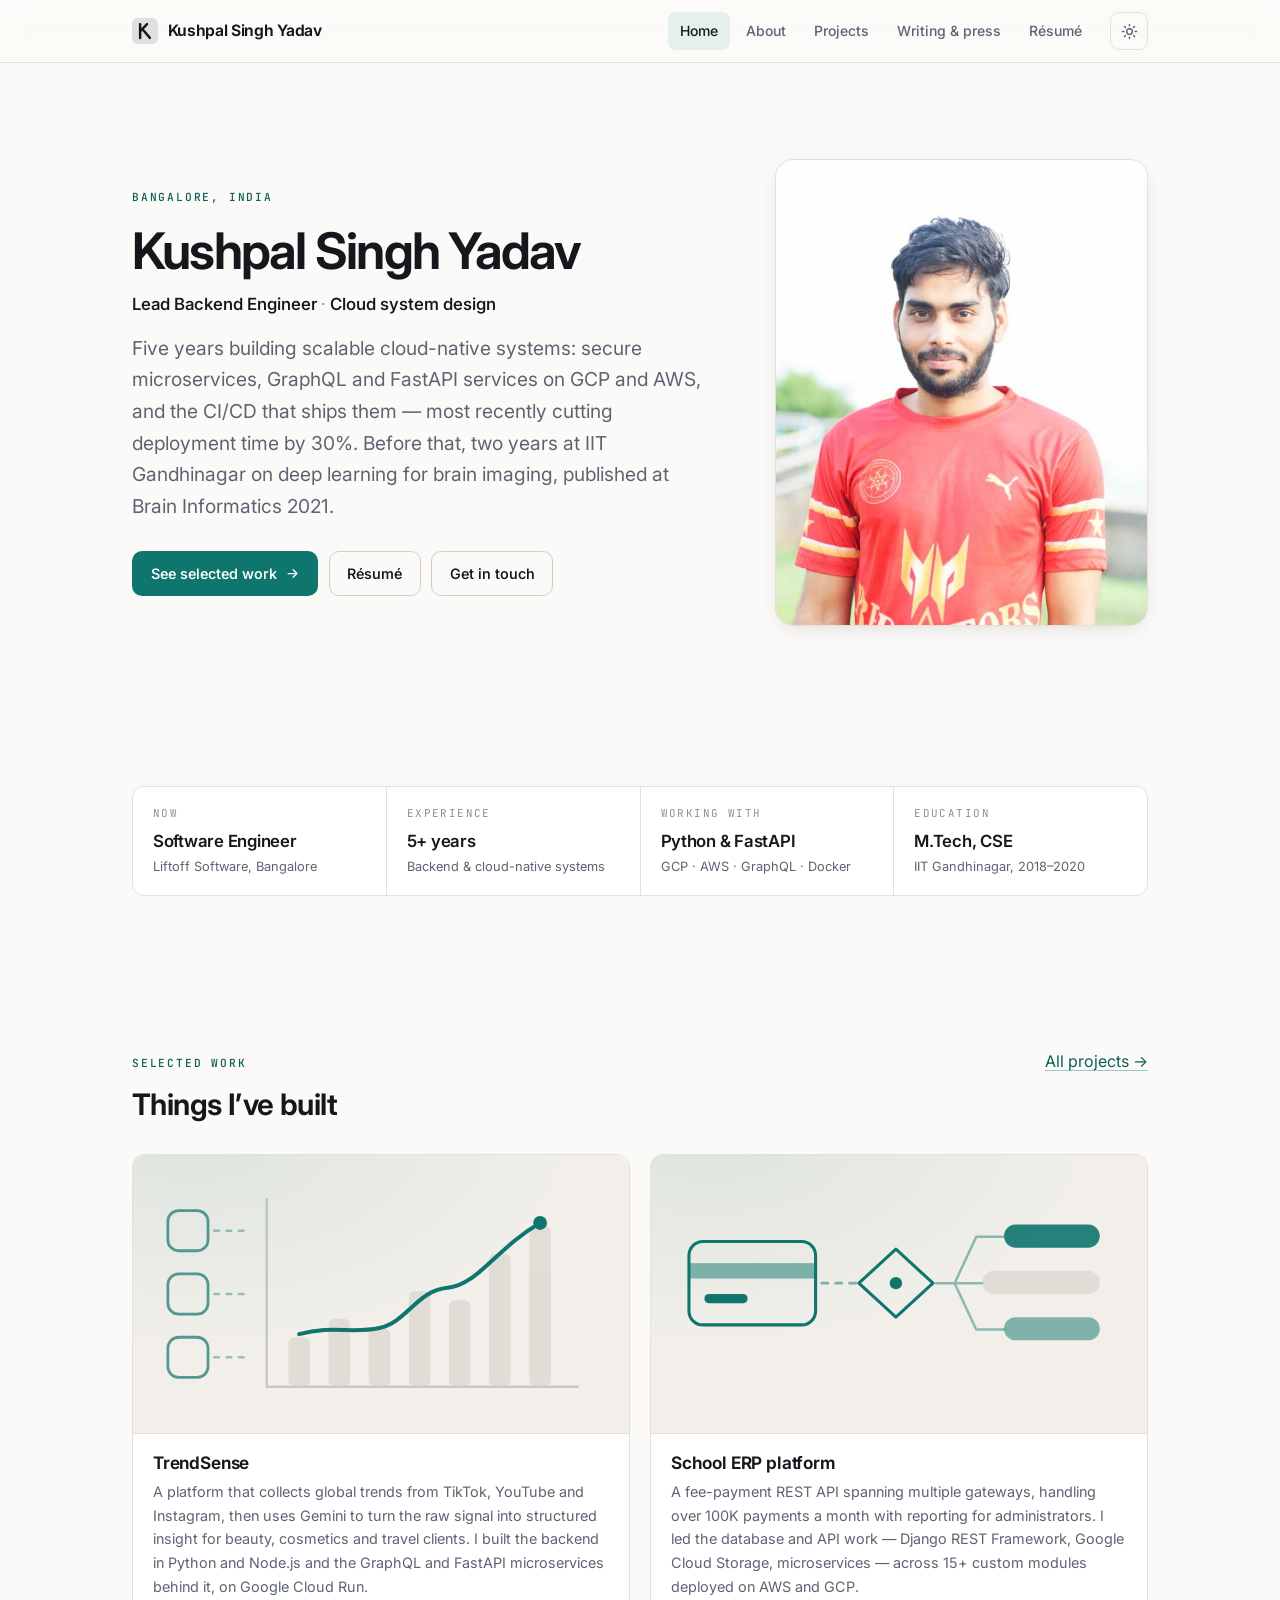
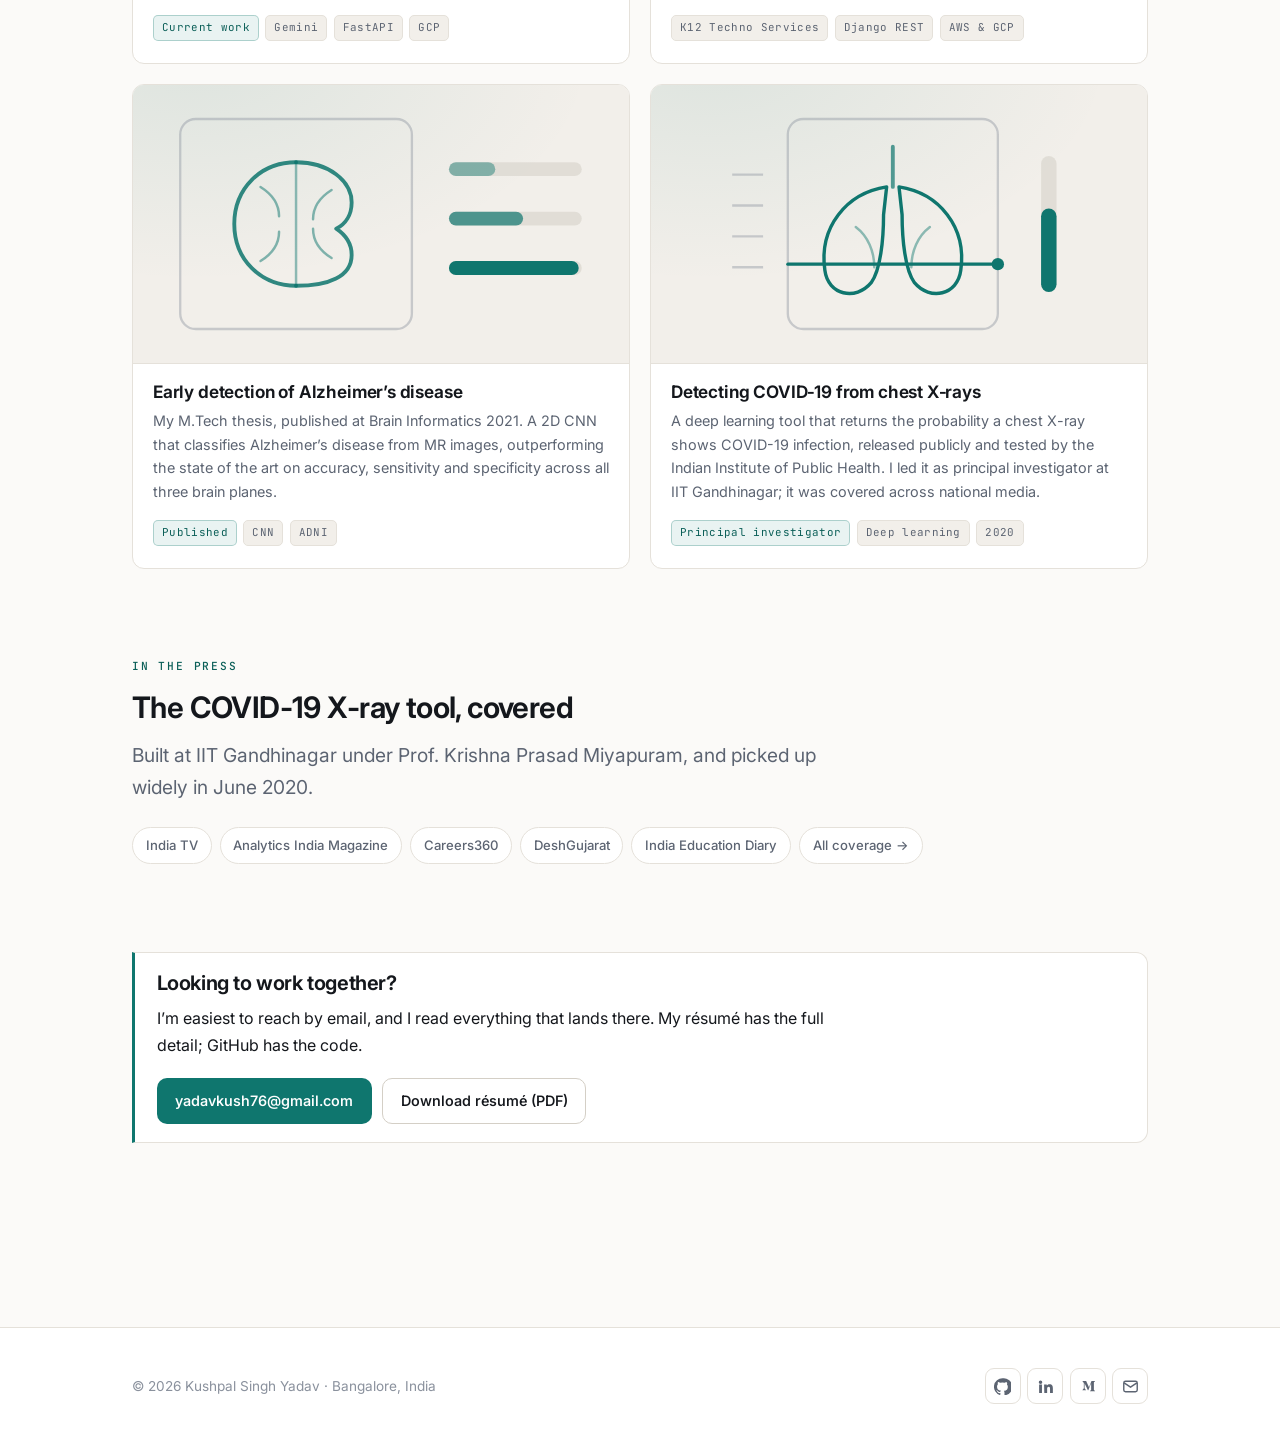
<file: index.html>
<!DOCTYPE html>
<html lang="en">
<head>
<meta charset="utf-8">
<meta name="viewport" content="width=device-width, initial-scale=1">
<title>Kushpal Singh Yadav — Backend Engineer</title>
<meta name="description" content="Backend engineer in Bangalore with 5+ years building scalable cloud-native systems — microservices, GraphQL and FastAPI on GCP and AWS. M.Tech from IIT Gandhinagar with published research in brain imaging.">
<link rel="canonical" href="https://kushpal.github.io/">
<meta name="author" content="Kushpal Singh Yadav">
<meta name="theme-color" content="#fbfaf8" media="(prefers-color-scheme: light)">
<meta name="theme-color" content="#0c0e11" media="(prefers-color-scheme: dark)">
<link rel="icon" href="assets/img/favicon.svg" type="image/svg+xml">

<meta property="og:type" content="website">
<meta property="og:site_name" content="Kushpal Singh Yadav">
<meta property="og:title" content="Kushpal Singh Yadav — Backend Engineer">
<meta property="og:description" content="Backend engineer in Bangalore building scalable cloud-native systems on GCP and AWS.">
<meta property="og:url" content="https://kushpal.github.io/">
<meta property="og:image" content="https://kushpal.github.io/new_cv.jpg">
<meta name="twitter:card" content="summary">

<link rel="preconnect" href="https://fonts.googleapis.com">
<link rel="preconnect" href="https://fonts.gstatic.com" crossorigin>
<link rel="stylesheet" href="https://fonts.googleapis.com/css2?family=Inter:wght@400..700&family=JetBrains+Mono:wght@400;500&display=swap">
<link rel="stylesheet" href="assets/css/site.css">
<script>try{var t=localStorage.getItem("theme");if(t)document.documentElement.setAttribute("data-theme",t)}catch(e){}</script>

<script type="application/ld+json">
{
  "@context": "https://schema.org",
  "@type": "Person",
  "name": "Kushpal Singh Yadav",
  "url": "https://kushpal.github.io/",
  "image": "https://kushpal.github.io/new_cv.jpg",
  "jobTitle": "Software Engineer",
  "worksFor": { "@type": "Organization", "name": "Liftoff Software Pvt. Ltd" },
  "email": "mailto:yadavkush76@gmail.com",
  "address": { "@type": "PostalAddress", "addressLocality": "Bangalore", "addressCountry": "IN" },
  "alumniOf": [
    { "@type": "CollegeOrUniversity", "name": "Indian Institute of Technology Gandhinagar" },
    { "@type": "CollegeOrUniversity", "name": "Tezpur University" }
  ],
  "knowsAbout": ["Backend Engineering", "Microservices", "Python", "FastAPI", "Django", "GraphQL", "Google Cloud Platform", "AWS", "Docker", "Machine Learning", "Medical Imaging"],
  "sameAs": [
    "https://github.com/kushpal",
    "https://www.linkedin.com/in/kushpal-yadav-60762b169/",
    "https://medium.com/@yadavkush76"
  ]
}
</script>
</head>
<body>

<a class="skip-link" href="#main">Skip to content</a>

<header class="site-header">
  <nav class="wrap nav" aria-label="Primary">
    <a class="brand" href="index.html">
      <svg viewBox="0 0 64 64" aria-hidden="true"><rect width="64" height="64" rx="14" fill="currentColor" opacity=".12"/><path d="M20 15v34M20 33l17-18M28 30l16 19" stroke="currentColor" stroke-width="6" stroke-linecap="round" stroke-linejoin="round" fill="none"/></svg>
      <span>Kushpal Singh Yadav</span>
    </a>

    <ul class="nav-links" id="nav-links">
      <li><a href="index.html" aria-current="page">Home</a></li>
      <li><a href="about.html">About</a></li>
      <li><a href="projects.html">Projects</a></li>
      <li><a href="blog.html">Writing &amp; press</a></li>
      <li><a href="resume.html">Résumé</a></li>
    </ul>

    <button class="icon-btn theme-toggle" type="button" hidden aria-label="Switch theme">
      <svg class="sun" viewBox="0 0 24 24" fill="none" stroke="currentColor" stroke-width="2" stroke-linecap="round" aria-hidden="true"><circle cx="12" cy="12" r="4"/><path d="M12 2v2M12 20v2M4.9 4.9l1.4 1.4M17.7 17.7l1.4 1.4M2 12h2M20 12h2M4.9 19.1l1.4-1.4M17.7 6.3l1.4-1.4"/></svg>
      <svg class="moon" viewBox="0 0 24 24" fill="none" stroke="currentColor" stroke-width="2" stroke-linecap="round" stroke-linejoin="round" aria-hidden="true"><path d="M21 12.8A9 9 0 1 1 11.2 3a7 7 0 0 0 9.8 9.8z"/></svg>
    </button>

    <button class="icon-btn nav-toggle" type="button" aria-expanded="false" aria-controls="nav-links" aria-label="Toggle menu">
      <svg viewBox="0 0 24 24" fill="none" stroke="currentColor" stroke-width="2" stroke-linecap="round" aria-hidden="true"><path d="M4 7h16M4 12h16M4 17h16"/></svg>
    </button>
  </nav>
</header>

<main id="main">

  <section class="wrap hero">
    <div>
      <p class="eyebrow">Bangalore, India</p>
      <h1>Kushpal Singh Yadav</h1>
      <p class="role">Lead Backend Engineer <span class="at">·</span> Cloud system design</p>
      <p class="lede">
        Five years building scalable cloud-native systems: secure microservices, GraphQL and
        FastAPI services on GCP and AWS, and the CI/CD that ships them — most recently cutting
        deployment time by 30%. Before that, two years at IIT Gandhinagar on deep learning for
        brain imaging, published at Brain Informatics 2021.
      </p>

      <div class="btn-row">
        <a class="btn btn--primary" href="projects.html">
          See selected work
          <svg viewBox="0 0 24 24" fill="none" stroke="currentColor" stroke-width="2" stroke-linecap="round" stroke-linejoin="round" aria-hidden="true"><path d="M5 12h14M13 6l6 6-6 6"/></svg>
        </a>
        <a class="btn btn--ghost" href="resume.html">Résumé</a>
        <a class="btn btn--ghost" href="mailto:yadavkush76@gmail.com">Get in touch</a>
      </div>
    </div>

    <div class="portrait">
      <img src="new_cv.jpg" width="900" height="1118" alt="Portrait of Kushpal Singh Yadav" fetchpriority="high">
    </div>
  </section>

  <section class="wrap section--tight">
    <dl class="stats">
      <div>
        <dt>Now</dt>
        <dd>Software Engineer<small>Liftoff Software, Bangalore</small></dd>
      </div>
      <div>
        <dt>Experience</dt>
        <dd>5+ years<small>Backend &amp; cloud-native systems</small></dd>
      </div>
      <div>
        <dt>Working with</dt>
        <dd>Python &amp; FastAPI<small>GCP &middot; AWS &middot; GraphQL &middot; Docker</small></dd>
      </div>
      <div>
        <dt>Education</dt>
        <dd>M.Tech, CSE<small>IIT Gandhinagar, 2018–2020</small></dd>
      </div>
    </dl>
  </section>

  <section class="wrap section">
    <div class="section-head">
      <div>
        <p class="eyebrow">Selected work</p>
        <h2>Things I&rsquo;ve built</h2>
      </div>
      <a href="projects.html">All projects &rarr;</a>
    </div>

    <div class="grid grid--two">

      <article class="card">
        <div class="card__media card__media--art">
          <svg viewBox="0 0 320 180" role="img" aria-label="Illustration of social data sources feeding a rising trend chart">
            <g class="art-line" stroke-width="1.8" opacity=".7">
              <rect x="22" y="36" width="26" height="26" rx="7"/>
              <rect x="22" y="77" width="26" height="26" rx="7"/>
              <rect x="22" y="118" width="26" height="26" rx="7"/>
            </g>
            <path class="art-line" d="M52 49h20M52 90h20M52 131h20" stroke-width="1.6" opacity=".4" stroke-dasharray="3 5"/>
            <path class="art-rule" d="M86 28v122h202" stroke-width="1.6"/>
            <g class="art-track">
              <rect x="100" y="118" width="14" height="32" rx="4"/>
              <rect x="126" y="106" width="14" height="44" rx="4"/>
              <rect x="152" y="112" width="14" height="38" rx="4"/>
              <rect x="178" y="88" width="14" height="62" rx="4"/>
              <rect x="204" y="94" width="14" height="56" rx="4"/>
              <rect x="230" y="64" width="14" height="86" rx="4"/>
              <rect x="256" y="46" width="14" height="104" rx="4"/>
            </g>
            <path class="art-line" d="M107 116c22-6 34 0 52-4s24-24 44-26 32-26 60-42" stroke-width="2.6"/>
            <circle class="art-fill" cx="263" cy="44" r="4.5"/>
          </svg>
        </div>
        <div class="card__body">
          <h3>TrendSense</h3>
          <p>
            A platform that collects global trends from TikTok, YouTube and Instagram, then uses Gemini to turn the raw signal into structured insight for beauty, cosmetics and travel clients. I built the backend in Python and Node.js and the GraphQL and FastAPI microservices behind it, on Google Cloud Run.
          </p>
          <ul class="tags">
            <li class="tag tag--accent">Current work</li>
            <li class="tag">Gemini</li>
            <li class="tag">FastAPI</li>
            <li class="tag">GCP</li>
          </ul>
        </div>
      </article>

      <article class="card">
        <div class="card__media card__media--art">
          <svg viewBox="0 0 320 180" role="img" aria-label="Illustration of a payment routed through a gateway into ledger rows">
            <rect class="art-line" x="24" y="56" width="82" height="54" rx="9" stroke-width="2"/>
            <rect class="art-fill" x="24" y="70" width="82" height="10" opacity=".5"/>
            <rect class="art-fill" x="34" y="90" width="28" height="6" rx="3"/>
            <path class="art-line" d="M110 83h24" stroke-width="1.8" opacity=".5" stroke-dasharray="4 5"/>
            <path class="art-line" d="M158 61l24 22-24 22-24-22z" stroke-width="2"/>
            <circle class="art-fill" cx="158" cy="83" r="4"/>
            <path class="art-line" d="M184 83h12l14-30h18M184 83h30M184 83h12l14 30h18" stroke-width="1.6" opacity=".45"/>
            <rect class="art-fill" x="228" y="45" width="62" height="15" rx="7.5" opacity=".9"/>
            <rect class="art-track" x="214" y="75" width="76" height="15" rx="7.5"/>
            <rect class="art-fill" x="228" y="105" width="62" height="15" rx="7.5" opacity=".5"/>
          </svg>
        </div>
        <div class="card__body">
          <h3>School ERP platform</h3>
          <p>
            A fee-payment REST API spanning multiple gateways, handling over 100K payments a month with reporting for administrators. I led the database and API work — Django REST Framework, Google Cloud Storage, microservices — across 15+ custom modules deployed on AWS and GCP.
          </p>
          <ul class="tags">
            <li class="tag">K12 Techno Services</li>
            <li class="tag">Django REST</li>
            <li class="tag">AWS &amp; GCP</li>
          </ul>
        </div>
      </article>

      <article class="card">
        <div class="card__media card__media--art">
          <svg viewBox="0 0 320 180" role="img" aria-label="Illustration of a brain MRI slice beside three class-probability bars">
            <rect class="art-rule" x="30" y="22" width="150" height="136" rx="10" stroke-width="1.5"/>
            <path class="art-line" d="M105 50c-23 0-40 17-40 40s17 40 40 40" stroke-width="2.5" opacity=".85"/>
            <path class="art-line" d="M105 50c21 0 36 12 36 26 0 8-4 14-10 17 6 4 10 10 10 17 0 14-15 20-36 20" stroke-width="2.5" opacity=".85"/>
            <path class="art-line" d="M105 50v80" stroke-width="1.6" opacity=".45"/>
            <path class="art-line" d="M82 66c8 5 12 11 12 19M82 114c8-5 12-11 12-19M128 68c-8 5-12 11-12 19M128 112c-8-5-12-11-12-19" stroke-width="1.6" opacity=".5"/>
            <rect class="art-track" x="204" y="50" width="86" height="9" rx="4.5"/>
            <rect class="art-fill" x="204" y="50" width="30" height="9" rx="4.5" opacity=".45"/>
            <rect class="art-track" x="204" y="82" width="86" height="9" rx="4.5"/>
            <rect class="art-fill" x="204" y="82" width="48" height="9" rx="4.5" opacity=".7"/>
            <rect class="art-track" x="204" y="114" width="86" height="9" rx="4.5"/>
            <rect class="art-fill" x="204" y="114" width="84" height="9" rx="4.5"/>
          </svg>
        </div>
        <div class="card__body">
          <h3><a class="stretch" href="https://github.com/kushpal/Master-Thesis" target="_blank" rel="noopener">Early detection of Alzheimer&rsquo;s disease</a></h3>
          <p>
            My M.Tech thesis, published at Brain Informatics 2021. A 2D CNN that classifies Alzheimer&rsquo;s disease from MR images, outperforming the state of the art on accuracy, sensitivity and specificity across all three brain planes.
          </p>
          <ul class="tags">
            <li class="tag tag--accent">Published</li>
            <li class="tag">CNN</li>
            <li class="tag">ADNI</li>
          </ul>
        </div>
      </article>

      <article class="card">
        <div class="card__media card__media--art">
          <svg viewBox="0 0 320 180" role="img" aria-label="Illustration of a chest X-ray with a probability readout">
            <rect class="art-rule" x="88" y="22" width="136" height="136" rx="10" stroke-width="1.5"/>
            <path class="art-line" d="M156 40v26" stroke-width="2.5" opacity=".7"/>
            <path class="art-line" d="M152 66c-26 4-44 26-40 54 2 16 20 20 30 8 6-8 8-28 8-44z" stroke-width="2.2"/>
            <path class="art-line" d="M160 66c26 4 44 26 40 54-2 16-20 20-30 8-6-8-8-28-8-44z" stroke-width="2.2"/>
            <path class="art-line" d="M132 92c8 6 12 16 12 26M180 92c-8 6-12 16-12 26" stroke-width="1.6" opacity=".45"/>
            <path class="art-line" d="M88 116h136" stroke-width="2"/>
            <circle class="art-fill" cx="224" cy="116" r="4"/>
            <path class="art-rule" d="M52 58h20M52 78h20M52 98h20M52 118h20" stroke-width="1.5"/>
            <rect class="art-track" x="252" y="46" width="10" height="88" rx="5"/>
            <rect class="art-fill" x="252" y="80" width="10" height="54" rx="5"/>
          </svg>
        </div>
        <div class="card__body">
          <h3><a class="stretch" href="https://analyticsindiamag.com/researchers-at-iit-gandhinagar-develop-ai-based-tool-to-detect-covid-19-with-chest-x-rays/" target="_blank" rel="noopener">Detecting COVID&#8209;19 from chest X&#8209;rays</a></h3>
          <p>
            A deep learning tool that returns the probability a chest X-ray shows COVID-19 infection, released publicly and tested by the Indian Institute of Public Health. I led it as principal investigator at IIT Gandhinagar; it was covered across national media.
          </p>
          <ul class="tags">
            <li class="tag tag--accent">Principal investigator</li>
            <li class="tag">Deep learning</li>
            <li class="tag">2020</li>
          </ul>
        </div>
      </article>

    </div>
  </section>

  <section class="wrap section">
    <p class="eyebrow">In the press</p>
    <h2>The COVID-19 X-ray tool, covered</h2>
    <p class="lede" style="margin-bottom:1.5rem">
      Built at IIT Gandhinagar under Prof. Krishna Prasad Miyapuram, and picked up widely in June 2020.
    </p>
    <ul class="press">
      <li><a href="https://www.indiatvnews.com/education/news-iit-gandhinagar-team-develops-ai-based-tool-to-detect-covid-19-using-chest-x-rays-630175" target="_blank" rel="noopener">India TV</a></li>
      <li><a href="https://analyticsindiamag.com/researchers-at-iit-gandhinagar-develop-ai-based-tool-to-detect-covid-19-with-chest-x-rays/" target="_blank" rel="noopener">Analytics India Magazine</a></li>
      <li><a href="https://news.careers360.com/iit-gandhinagar-develops-ai-based-covid-19-detector-using-chest-x-rays" target="_blank" rel="noopener">Careers360</a></li>
      <li><a href="https://deshgujarat.com/2020/06/30/iit-gandhinagar-researchers-develop-an-artificial-intelligence-based-tool-to-detect-covid-19-from-chest-x-ray/" target="_blank" rel="noopener">DeshGujarat</a></li>
      <li><a href="https://indiaeducationdiary.in/iit-gandhinagar-researchers-develop-an-artificial-intelligence-based-tool-to-detect-covid-19-from-chest-x-ray/" target="_blank" rel="noopener">India Education Diary</a></li>
      <li><a href="blog.html">All coverage &rarr;</a></li>
    </ul>
  </section>

  <section class="wrap section">
    <div class="note">
      <h2 style="font-size:1.25rem">Looking to work together?</h2>
      <p>
        I&rsquo;m easiest to reach by email, and I read everything that lands there.
        My r&eacute;sum&eacute; has the full detail; GitHub has the code.
      </p>
      <div class="btn-row" style="margin-top:1.25rem">
        <a class="btn btn--primary" href="mailto:yadavkush76@gmail.com">yadavkush76@gmail.com</a>
        <a class="btn btn--ghost" href="kushpal_yadav_resume.pdf" download>Download résumé (PDF)</a>
      </div>
    </div>
  </section>

</main>

<footer class="site-footer">
  <div class="wrap footer-inner">
    <p>&copy; <span data-year>2026</span> Kushpal Singh Yadav &middot; Bangalore, India</p>
    <ul class="social">
      <li><a href="https://github.com/kushpal" target="_blank" rel="noopener" aria-label="GitHub"><svg viewBox="0 0 24 24" fill="currentColor" aria-hidden="true"><path d="M12 .5a12 12 0 0 0-3.8 23.4c.6.1.8-.3.8-.6v-2c-3.3.7-4-1.6-4-1.6-.6-1.4-1.4-1.8-1.4-1.8-1.1-.7.1-.7.1-.7 1.2.1 1.8 1.2 1.8 1.2 1.1 1.8 2.8 1.3 3.5 1 .1-.8.4-1.3.8-1.6-2.7-.3-5.5-1.3-5.5-5.9 0-1.3.5-2.4 1.2-3.2-.1-.3-.5-1.5.1-3.2 0 0 1-.3 3.3 1.2a11.5 11.5 0 0 1 6 0C17.2 5.6 18.2 6 18.2 6c.7 1.7.3 2.9.1 3.2.8.8 1.2 1.9 1.2 3.2 0 4.6-2.8 5.6-5.5 5.9.4.4.8 1.1.8 2.2v3.3c0 .3.2.7.8.6A12 12 0 0 0 12 .5z"/></svg></a></li>
      <li><a href="https://www.linkedin.com/in/kushpal-yadav-60762b169/" target="_blank" rel="noopener" aria-label="LinkedIn"><svg viewBox="0 0 24 24" fill="currentColor" aria-hidden="true"><path d="M4.98 3.5a2.5 2.5 0 1 1 0 5 2.5 2.5 0 0 1 0-5zM3 9h4v12H3zM10 9h3.8v1.7h.05c.53-.95 1.83-1.95 3.77-1.95 4.03 0 4.78 2.5 4.78 5.76V21h-4v-5.6c0-1.34-.03-3.06-1.9-3.06-1.9 0-2.19 1.45-2.19 2.96V21h-4z"/></svg></a></li>
      <li><a href="https://medium.com/@yadavkush76" target="_blank" rel="noopener" aria-label="Medium"><svg viewBox="0 0 24 24" fill="currentColor" aria-hidden="true"><path d="M6.8 7.2a.7.7 0 0 0-.23-.6L4.9 4.6V4.3h5.2l4 8.8 3.53-8.8H22.6v.3l-1.43 1.37a.42.42 0 0 0-.16.4v10.1a.42.42 0 0 0 .16.4l1.4 1.37v.3h-7.02v-.3l1.45-1.4c.14-.15.14-.19.14-.41V7.24l-4.03 10.2h-.54L7.87 7.24v6.84c-.04.3.06.6.27.81l1.88 2.28v.3H4.7v-.3l1.88-2.28c.2-.21.3-.51.26-.81z"/></svg></a></li>
      <li><a href="mailto:yadavkush76@gmail.com" aria-label="Email"><svg viewBox="0 0 24 24" fill="none" stroke="currentColor" stroke-width="2" aria-hidden="true"><rect x="2.5" y="4.5" width="19" height="15" rx="2.5"/><path d="m3 7 9 6 9-6"/></svg></a></li>
    </ul>
  </div>
</footer>

<script src="assets/js/site.js" defer></script>
</body>
</html>
</file>
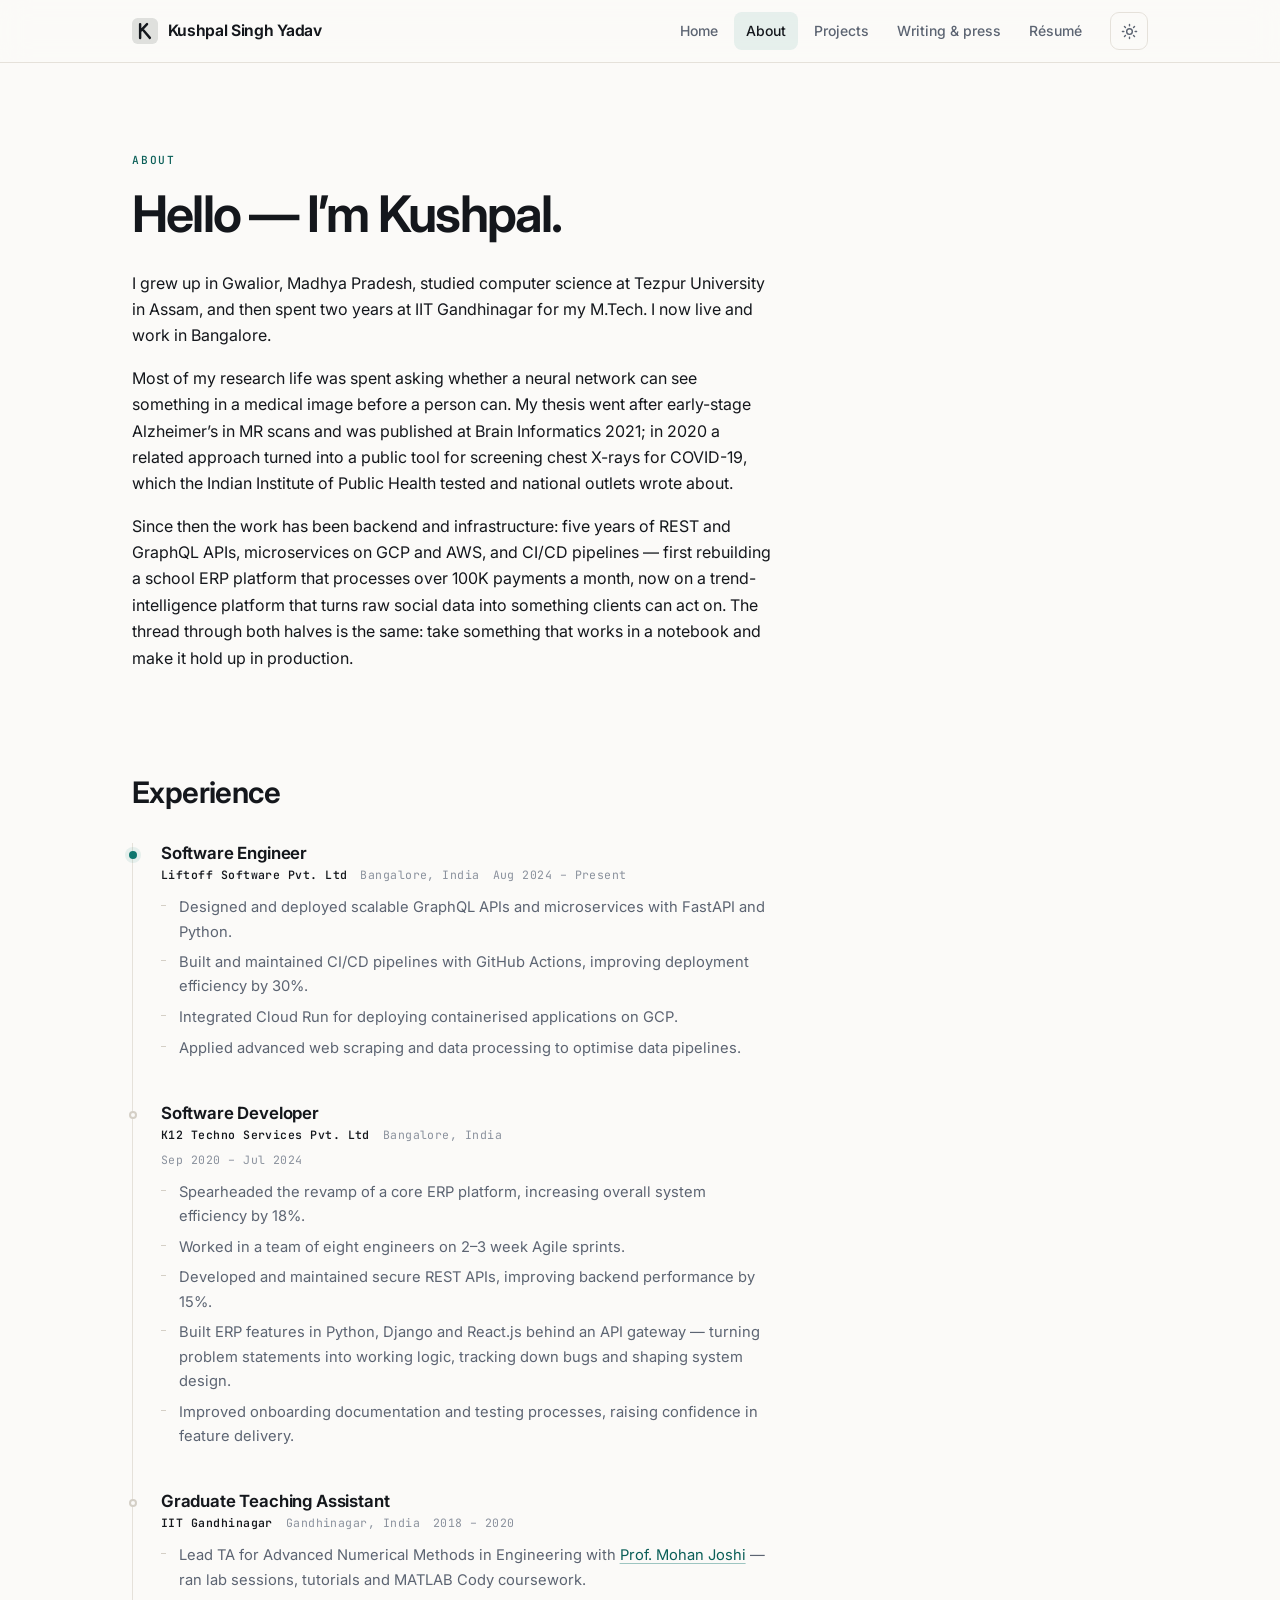
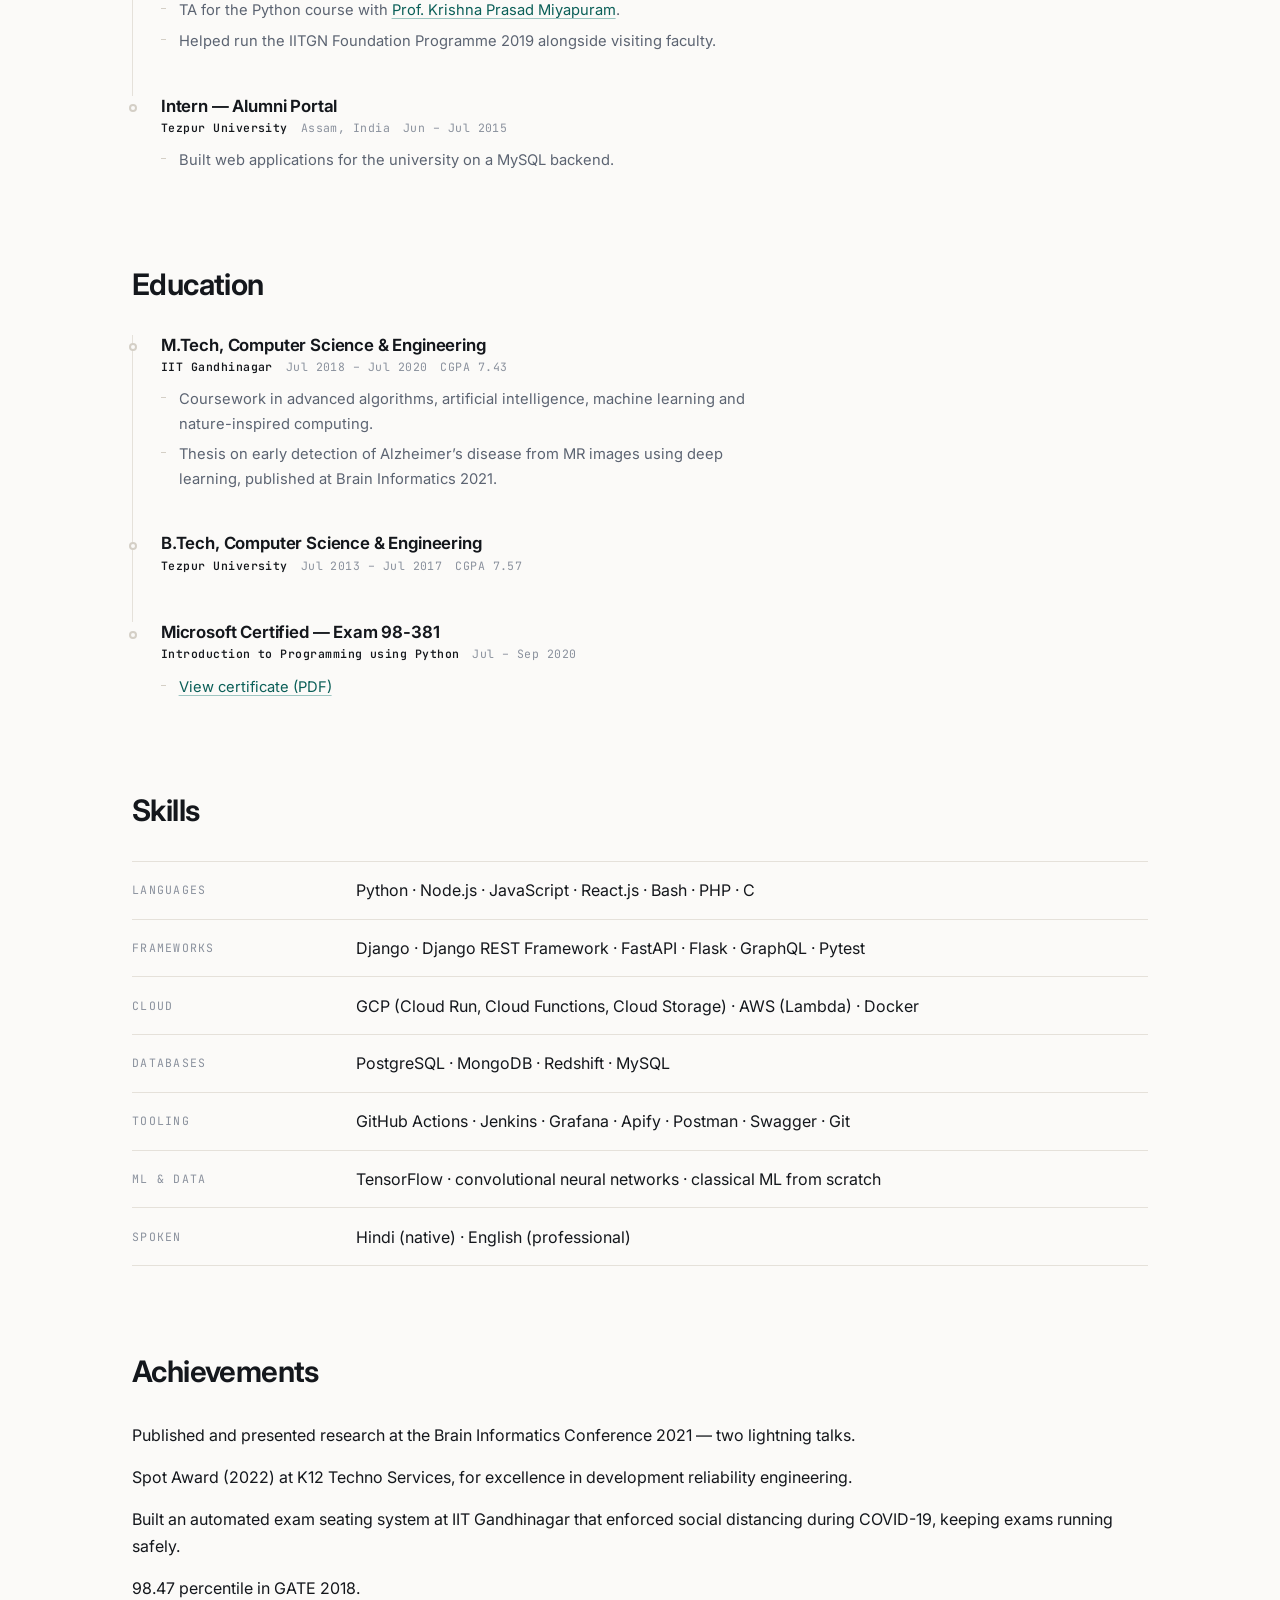
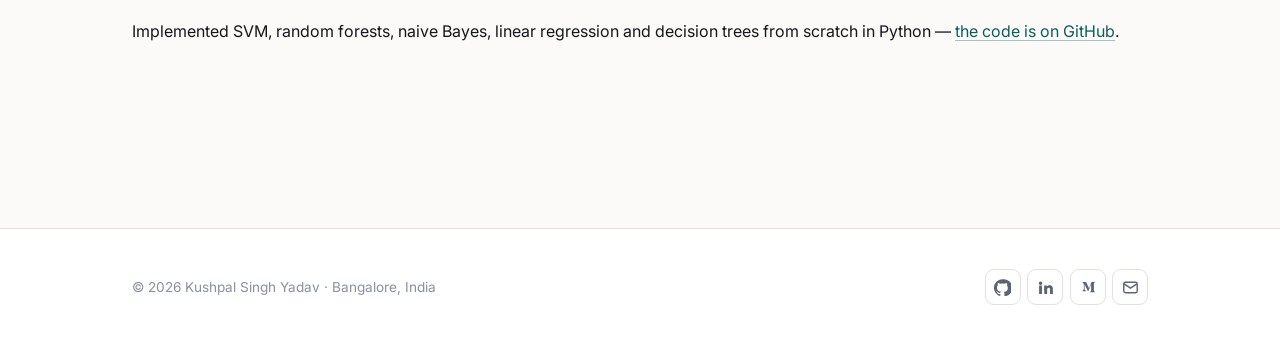
<file: about.html>
<!DOCTYPE html>
<html lang="en">
<head>
<meta charset="utf-8">
<meta name="viewport" content="width=device-width, initial-scale=1">
<title>About — Kushpal Singh Yadav</title>
<meta name="description" content="Background, experience and education: backend engineer at Liftoff Software in Bangalore, previously K12 Techno Services, M.Tech from IIT Gandhinagar with published research in brain imaging.">
<link rel="canonical" href="https://kushpal.github.io/about.html">
<meta name="theme-color" content="#fbfaf8" media="(prefers-color-scheme: light)">
<meta name="theme-color" content="#0c0e11" media="(prefers-color-scheme: dark)">
<link rel="icon" href="assets/img/favicon.svg" type="image/svg+xml">

<meta property="og:type" content="profile">
<meta property="og:title" content="About — Kushpal Singh Yadav">
<meta property="og:description" content="Backend engineer at Liftoff Software. M.Tech in Computer Science from IIT Gandhinagar.">
<meta property="og:url" content="https://kushpal.github.io/about.html">
<meta property="og:image" content="https://kushpal.github.io/new_cv.jpg">

<link rel="preconnect" href="https://fonts.googleapis.com">
<link rel="preconnect" href="https://fonts.gstatic.com" crossorigin>
<link rel="stylesheet" href="https://fonts.googleapis.com/css2?family=Inter:wght@400..700&family=JetBrains+Mono:wght@400;500&display=swap">
<link rel="stylesheet" href="assets/css/site.css">
<script>try{var t=localStorage.getItem("theme");if(t)document.documentElement.setAttribute("data-theme",t)}catch(e){}</script>
</head>
<body>

<a class="skip-link" href="#main">Skip to content</a>

<header class="site-header">
  <nav class="wrap nav" aria-label="Primary">
    <a class="brand" href="index.html">
      <svg viewBox="0 0 64 64" aria-hidden="true"><rect width="64" height="64" rx="14" fill="currentColor" opacity=".12"/><path d="M20 15v34M20 33l17-18M28 30l16 19" stroke="currentColor" stroke-width="6" stroke-linecap="round" stroke-linejoin="round" fill="none"/></svg>
      <span>Kushpal Singh Yadav</span>
    </a>
    <ul class="nav-links" id="nav-links">
      <li><a href="index.html">Home</a></li>
      <li><a href="about.html" aria-current="page">About</a></li>
      <li><a href="projects.html">Projects</a></li>
      <li><a href="blog.html">Writing &amp; press</a></li>
      <li><a href="resume.html">Résumé</a></li>
    </ul>
    <button class="icon-btn theme-toggle" type="button" hidden aria-label="Switch theme">
      <svg class="sun" viewBox="0 0 24 24" fill="none" stroke="currentColor" stroke-width="2" stroke-linecap="round" aria-hidden="true"><circle cx="12" cy="12" r="4"/><path d="M12 2v2M12 20v2M4.9 4.9l1.4 1.4M17.7 17.7l1.4 1.4M2 12h2M20 12h2M4.9 19.1l1.4-1.4M17.7 6.3l1.4-1.4"/></svg>
      <svg class="moon" viewBox="0 0 24 24" fill="none" stroke="currentColor" stroke-width="2" stroke-linecap="round" stroke-linejoin="round" aria-hidden="true"><path d="M21 12.8A9 9 0 1 1 11.2 3a7 7 0 0 0 9.8 9.8z"/></svg>
    </button>
    <button class="icon-btn nav-toggle" type="button" aria-expanded="false" aria-controls="nav-links" aria-label="Toggle menu">
      <svg viewBox="0 0 24 24" fill="none" stroke="currentColor" stroke-width="2" stroke-linecap="round" aria-hidden="true"><path d="M4 7h16M4 12h16M4 17h16"/></svg>
    </button>
  </nav>
</header>

<main id="main">

  <section class="wrap section">
    <p class="eyebrow">About</p>
    <h1>Hello — I&rsquo;m Kushpal.</h1>
    <div class="stack" style="max-width:64ch">
      <p>
        I grew up in Gwalior, Madhya Pradesh, studied computer science at Tezpur University in Assam,
        and then spent two years at IIT Gandhinagar for my M.Tech. I now live and work in Bangalore.
      </p>
      <p>
        Most of my research life was spent asking whether a neural network can see something in a
        medical image before a person can. My thesis went after early-stage Alzheimer&rsquo;s in MR
        scans and was published at Brain Informatics 2021; in 2020 a related approach turned into a
        public tool for screening chest X-rays for COVID-19, which the Indian Institute of Public
        Health tested and national outlets wrote about.
      </p>
      <p>
        Since then the work has been backend and infrastructure: five years of REST and GraphQL APIs,
        microservices on GCP and AWS, and CI/CD pipelines — first rebuilding a school ERP platform
        that processes over 100K payments a month, now on a trend-intelligence platform that turns
        raw social data into something clients can act on. The thread through both halves is the
        same: take something that works in a notebook and make it hold up in production.
      </p>
    </div>
  </section>

  <section class="wrap section">
    <div class="section-head"><h2>Experience</h2></div>
    <ol class="timeline">

      <li class="is-current">
        <h3>Software Engineer</h3>
        <p class="meta"><span class="org">Liftoff Software Pvt. Ltd</span> <span>Bangalore, India</span> <span>Aug 2024 &ndash; Present</span></p>
        <ul>
          <li>Designed and deployed scalable GraphQL APIs and microservices with FastAPI and Python.</li>
          <li>Built and maintained CI/CD pipelines with GitHub Actions, improving deployment efficiency by 30%.</li>
          <li>Integrated Cloud Run for deploying containerised applications on GCP.</li>
          <li>Applied advanced web scraping and data processing to optimise data pipelines.</li>
        </ul>
      </li>

      <li>
        <h3>Software Developer</h3>
        <p class="meta"><span class="org">K12 Techno Services Pvt. Ltd</span> <span>Bangalore, India</span> <span>Sep 2020 &ndash; Jul 2024</span></p>
        <ul>
          <li>Spearheaded the revamp of a core ERP platform, increasing overall system efficiency by 18%.</li>
          <li>Worked in a team of eight engineers on 2&ndash;3 week Agile sprints.</li>
          <li>Developed and maintained secure REST APIs, improving backend performance by 15%.</li>
          <li>Built ERP features in Python, Django and React.js behind an API gateway — turning problem statements into working logic, tracking down bugs and shaping system design.</li>
          <li>Improved onboarding documentation and testing processes, raising confidence in feature delivery.</li>
        </ul>
      </li>

      <li>
        <h3>Graduate Teaching Assistant</h3>
        <p class="meta"><span class="org">IIT Gandhinagar</span> <span>Gandhinagar, India</span> <span>2018 &ndash; 2020</span></p>
        <ul>
          <li>Lead TA for Advanced Numerical Methods in Engineering with <a href="https://www.iitgn.ac.in/faculty/maths/fac-mohan" target="_blank" rel="noopener">Prof. Mohan Joshi</a> — ran lab sessions, tutorials and MATLAB Cody coursework.</li>
          <li>TA for the Python course with <a href="https://www.iitgn.ac.in/faculty/cse/krishna" target="_blank" rel="noopener">Prof. Krishna Prasad Miyapuram</a>.</li>
          <li>Helped run the IITGN Foundation Programme 2019 alongside visiting faculty.</li>
        </ul>
      </li>

      <li>
        <h3>Intern &mdash; Alumni Portal</h3>
        <p class="meta"><span class="org">Tezpur University</span> <span>Assam, India</span> <span>Jun &ndash; Jul 2015</span></p>
        <ul>
          <li>Built web applications for the university on a MySQL backend.</li>
        </ul>
      </li>

    </ol>
  </section>

  <section class="wrap section">
    <div class="section-head"><h2>Education</h2></div>
    <ol class="timeline">
      <li>
        <h3>M.Tech, Computer Science &amp; Engineering</h3>
        <p class="meta"><span class="org">IIT Gandhinagar</span> <span>Jul 2018 &ndash; Jul 2020</span> <span>CGPA 7.43</span></p>
        <ul>
          <li>Coursework in advanced algorithms, artificial intelligence, machine learning and nature-inspired computing.</li>
          <li>Thesis on early detection of Alzheimer&rsquo;s disease from MR images using deep learning, published at Brain Informatics 2021.</li>
        </ul>
      </li>
      <li>
        <h3>B.Tech, Computer Science &amp; Engineering</h3>
        <p class="meta"><span class="org">Tezpur University</span> <span>Jul 2013 &ndash; Jul 2017</span> <span>CGPA 7.57</span></p>
      </li>
      <li>
        <h3>Microsoft Certified — Exam 98-381</h3>
        <p class="meta"><span class="org">Introduction to Programming using Python</span> <span>Jul &ndash; Sep 2020</span></p>
        <ul>
          <li><a href="Kushpal_Microsoft_certificate.pdf" target="_blank" rel="noopener">View certificate (PDF)</a></li>
        </ul>
      </li>
    </ol>
  </section>

  <section class="wrap section">
    <div class="section-head"><h2>Skills</h2></div>
    <dl class="rows">
      <div>
        <dt>Languages</dt>
        <dd>Python &middot; Node.js &middot; JavaScript &middot; React.js &middot; Bash &middot; PHP &middot; C</dd>
      </div>
      <div>
        <dt>Frameworks</dt>
        <dd>Django &middot; Django REST Framework &middot; FastAPI &middot; Flask &middot; GraphQL &middot; Pytest</dd>
      </div>
      <div>
        <dt>Cloud</dt>
        <dd>GCP (Cloud Run, Cloud Functions, Cloud Storage) &middot; AWS (Lambda) &middot; Docker</dd>
      </div>
      <div>
        <dt>Databases</dt>
        <dd>PostgreSQL &middot; MongoDB &middot; Redshift &middot; MySQL</dd>
      </div>
      <div>
        <dt>Tooling</dt>
        <dd>GitHub Actions &middot; Jenkins &middot; Grafana &middot; Apify &middot; Postman &middot; Swagger &middot; Git</dd>
      </div>
      <div>
        <dt>ML &amp; data</dt>
        <dd>TensorFlow &middot; convolutional neural networks &middot; classical ML from scratch</dd>
      </div>
      <div>
        <dt>Spoken</dt>
        <dd>Hindi (native) &middot; English (professional)</dd>
      </div>
    </dl>
  </section>

  <section class="wrap section">
    <div class="section-head"><h2>Achievements</h2></div>
    <ul class="stack" style="list-style:none;padding:0;margin:0">
      <li>Published and presented research at the Brain Informatics Conference 2021 &mdash; two lightning talks.</li>
      <li>Spot Award (2022) at K12 Techno Services, for excellence in development reliability engineering.</li>
      <li>Built an automated exam seating system at IIT Gandhinagar that enforced social distancing during COVID-19, keeping exams running safely.</li>
      <li>98.47 percentile in GATE 2018.</li>
      <li>Implemented SVM, random forests, naive Bayes, linear regression and decision trees from scratch in Python &mdash; <a href="https://github.com/kushpal/Machine-Learning" target="_blank" rel="noopener">the code is on GitHub</a>.</li>
    </ul>
  </section>

</main>

<footer class="site-footer">
  <div class="wrap footer-inner">
    <p>&copy; <span data-year>2026</span> Kushpal Singh Yadav &middot; Bangalore, India</p>
    <ul class="social">
      <li><a href="https://github.com/kushpal" target="_blank" rel="noopener" aria-label="GitHub"><svg viewBox="0 0 24 24" fill="currentColor" aria-hidden="true"><path d="M12 .5a12 12 0 0 0-3.8 23.4c.6.1.8-.3.8-.6v-2c-3.3.7-4-1.6-4-1.6-.6-1.4-1.4-1.8-1.4-1.8-1.1-.7.1-.7.1-.7 1.2.1 1.8 1.2 1.8 1.2 1.1 1.8 2.8 1.3 3.5 1 .1-.8.4-1.3.8-1.6-2.7-.3-5.5-1.3-5.5-5.9 0-1.3.5-2.4 1.2-3.2-.1-.3-.5-1.5.1-3.2 0 0 1-.3 3.3 1.2a11.5 11.5 0 0 1 6 0C17.2 5.6 18.2 6 18.2 6c.7 1.7.3 2.9.1 3.2.8.8 1.2 1.9 1.2 3.2 0 4.6-2.8 5.6-5.5 5.9.4.4.8 1.1.8 2.2v3.3c0 .3.2.7.8.6A12 12 0 0 0 12 .5z"/></svg></a></li>
      <li><a href="https://www.linkedin.com/in/kushpal-yadav-60762b169/" target="_blank" rel="noopener" aria-label="LinkedIn"><svg viewBox="0 0 24 24" fill="currentColor" aria-hidden="true"><path d="M4.98 3.5a2.5 2.5 0 1 1 0 5 2.5 2.5 0 0 1 0-5zM3 9h4v12H3zM10 9h3.8v1.7h.05c.53-.95 1.83-1.95 3.77-1.95 4.03 0 4.78 2.5 4.78 5.76V21h-4v-5.6c0-1.34-.03-3.06-1.9-3.06-1.9 0-2.19 1.45-2.19 2.96V21h-4z"/></svg></a></li>
      <li><a href="https://medium.com/@yadavkush76" target="_blank" rel="noopener" aria-label="Medium"><svg viewBox="0 0 24 24" fill="currentColor" aria-hidden="true"><path d="M6.8 7.2a.7.7 0 0 0-.23-.6L4.9 4.6V4.3h5.2l4 8.8 3.53-8.8H22.6v.3l-1.43 1.37a.42.42 0 0 0-.16.4v10.1a.42.42 0 0 0 .16.4l1.4 1.37v.3h-7.02v-.3l1.45-1.4c.14-.15.14-.19.14-.41V7.24l-4.03 10.2h-.54L7.87 7.24v6.84c-.04.3.06.6.27.81l1.88 2.28v.3H4.7v-.3l1.88-2.28c.2-.21.3-.51.26-.81z"/></svg></a></li>
      <li><a href="mailto:yadavkush76@gmail.com" aria-label="Email"><svg viewBox="0 0 24 24" fill="none" stroke="currentColor" stroke-width="2" aria-hidden="true"><rect x="2.5" y="4.5" width="19" height="15" rx="2.5"/><path d="m3 7 9 6 9-6"/></svg></a></li>
    </ul>
  </div>
</footer>

<script src="assets/js/site.js" defer></script>
</body>
</html>
</file>
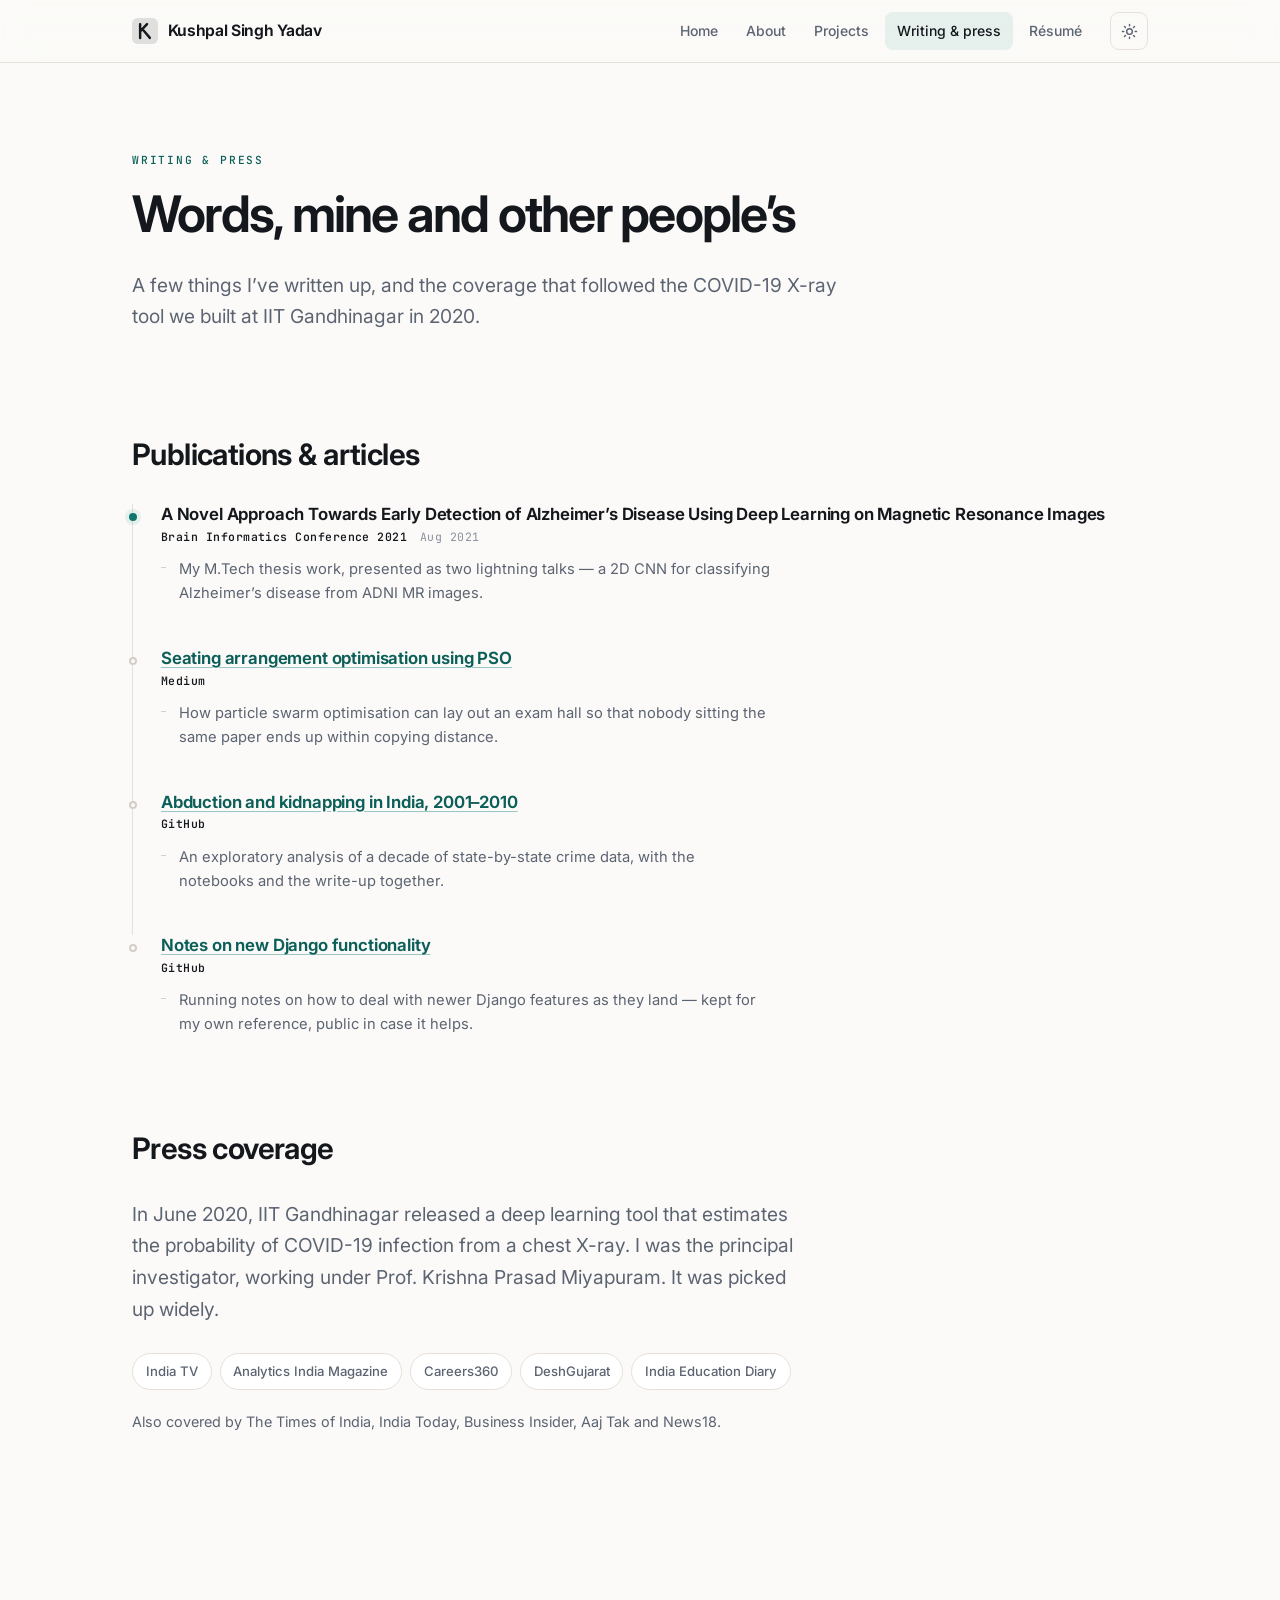
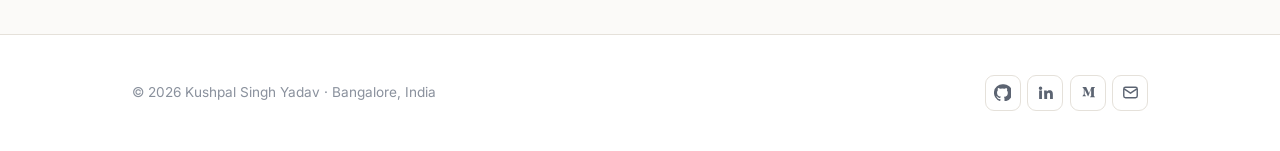
<file: blog.html>
<!DOCTYPE html>
<html lang="en">
<head>
<meta charset="utf-8">
<meta name="viewport" content="width=device-width, initial-scale=1">
<title>Writing &amp; press — Kushpal Singh Yadav</title>
<meta name="description" content="Articles by Kushpal Singh Yadav, and press coverage of the IIT Gandhinagar AI tool for detecting COVID-19 from chest X-rays.">
<link rel="canonical" href="https://kushpal.github.io/blog.html">
<meta name="theme-color" content="#fbfaf8" media="(prefers-color-scheme: light)">
<meta name="theme-color" content="#0c0e11" media="(prefers-color-scheme: dark)">
<link rel="icon" href="assets/img/favicon.svg" type="image/svg+xml">

<meta property="og:type" content="website">
<meta property="og:title" content="Writing &amp; press — Kushpal Singh Yadav">
<meta property="og:description" content="Articles, and press coverage of the IIT Gandhinagar AI tool for detecting COVID-19 from chest X-rays.">
<meta property="og:url" content="https://kushpal.github.io/blog.html">
<meta property="og:image" content="https://kushpal.github.io/new_cv.jpg">

<link rel="preconnect" href="https://fonts.googleapis.com">
<link rel="preconnect" href="https://fonts.gstatic.com" crossorigin>
<link rel="stylesheet" href="https://fonts.googleapis.com/css2?family=Inter:wght@400..700&family=JetBrains+Mono:wght@400;500&display=swap">
<link rel="stylesheet" href="assets/css/site.css">
<script>try{var t=localStorage.getItem("theme");if(t)document.documentElement.setAttribute("data-theme",t)}catch(e){}</script>
</head>
<body>

<a class="skip-link" href="#main">Skip to content</a>

<header class="site-header">
  <nav class="wrap nav" aria-label="Primary">
    <a class="brand" href="index.html">
      <svg viewBox="0 0 64 64" aria-hidden="true"><rect width="64" height="64" rx="14" fill="currentColor" opacity=".12"/><path d="M20 15v34M20 33l17-18M28 30l16 19" stroke="currentColor" stroke-width="6" stroke-linecap="round" stroke-linejoin="round" fill="none"/></svg>
      <span>Kushpal Singh Yadav</span>
    </a>
    <ul class="nav-links" id="nav-links">
      <li><a href="index.html">Home</a></li>
      <li><a href="about.html">About</a></li>
      <li><a href="projects.html">Projects</a></li>
      <li><a href="blog.html" aria-current="page">Writing &amp; press</a></li>
      <li><a href="resume.html">Résumé</a></li>
    </ul>
    <button class="icon-btn theme-toggle" type="button" hidden aria-label="Switch theme">
      <svg class="sun" viewBox="0 0 24 24" fill="none" stroke="currentColor" stroke-width="2" stroke-linecap="round" aria-hidden="true"><circle cx="12" cy="12" r="4"/><path d="M12 2v2M12 20v2M4.9 4.9l1.4 1.4M17.7 17.7l1.4 1.4M2 12h2M20 12h2M4.9 19.1l1.4-1.4M17.7 6.3l1.4-1.4"/></svg>
      <svg class="moon" viewBox="0 0 24 24" fill="none" stroke="currentColor" stroke-width="2" stroke-linecap="round" stroke-linejoin="round" aria-hidden="true"><path d="M21 12.8A9 9 0 1 1 11.2 3a7 7 0 0 0 9.8 9.8z"/></svg>
    </button>
    <button class="icon-btn nav-toggle" type="button" aria-expanded="false" aria-controls="nav-links" aria-label="Toggle menu">
      <svg viewBox="0 0 24 24" fill="none" stroke="currentColor" stroke-width="2" stroke-linecap="round" aria-hidden="true"><path d="M4 7h16M4 12h16M4 17h16"/></svg>
    </button>
  </nav>
</header>

<main id="main">

  <section class="wrap section">
    <p class="eyebrow">Writing &amp; press</p>
    <h1>Words, mine and other people&rsquo;s</h1>
    <p class="lede">
      A few things I&rsquo;ve written up, and the coverage that followed the COVID-19 X-ray tool
      we built at IIT Gandhinagar in 2020.
    </p>
  </section>

  <section class="wrap section">
    <div class="section-head"><h2>Publications &amp; articles</h2></div>
    <ol class="timeline">
      <li class="is-current">
        <h3>A Novel Approach Towards Early Detection of Alzheimer&rsquo;s Disease Using Deep Learning on Magnetic Resonance Images</h3>
        <p class="meta"><span class="org">Brain Informatics Conference 2021</span> <span>Aug 2021</span></p>
        <ul>
          <li>My M.Tech thesis work, presented as two lightning talks &mdash; a 2D CNN for classifying Alzheimer&rsquo;s disease from ADNI MR images.</li>
        </ul>
      </li>
      <li>
        <h3><a href="https://medium.com/@yadavkush76/seating-arrangement-optimization-using-pso-particle-swarm-optimization-b7c608743355" target="_blank" rel="noopener">Seating arrangement optimisation using PSO</a></h3>
        <p class="meta"><span class="org">Medium</span></p>
        <ul>
          <li>How particle swarm optimisation can lay out an exam hall so that nobody sitting the same paper ends up within copying distance.</li>
        </ul>
      </li>
      <li>
        <h3><a href="https://github.com/kushpal/Abduction-and-Kidnapping-analysis" target="_blank" rel="noopener">Abduction and kidnapping in India, 2001&ndash;2010</a></h3>
        <p class="meta"><span class="org">GitHub</span></p>
        <ul>
          <li>An exploratory analysis of a decade of state-by-state crime data, with the notebooks and the write-up together.</li>
        </ul>
      </li>
      <li>
        <h3><a href="https://github.com/kushpal/Django" target="_blank" rel="noopener">Notes on new Django functionality</a></h3>
        <p class="meta"><span class="org">GitHub</span></p>
        <ul>
          <li>Running notes on how to deal with newer Django features as they land — kept for my own reference, public in case it helps.</li>
        </ul>
      </li>
    </ol>
  </section>

  <section class="wrap section">
    <div class="section-head">
      <div>
        <h2>Press coverage</h2>
      </div>
    </div>
    <p class="lede" style="margin-bottom:1.75rem">
      In June 2020, IIT Gandhinagar released a deep learning tool that estimates the probability of
      COVID-19 infection from a chest X-ray. I was the principal investigator, working under
      Prof. Krishna Prasad Miyapuram. It was picked up widely.
    </p>
    <ul class="press">
      <li><a href="https://www.indiatvnews.com/education/news-iit-gandhinagar-team-develops-ai-based-tool-to-detect-covid-19-using-chest-x-rays-630175" target="_blank" rel="noopener">India TV</a></li>
      <li><a href="https://analyticsindiamag.com/researchers-at-iit-gandhinagar-develop-ai-based-tool-to-detect-covid-19-with-chest-x-rays/" target="_blank" rel="noopener">Analytics India Magazine</a></li>
      <li><a href="https://news.careers360.com/iit-gandhinagar-develops-ai-based-covid-19-detector-using-chest-x-rays" target="_blank" rel="noopener">Careers360</a></li>
      <li><a href="https://deshgujarat.com/2020/06/30/iit-gandhinagar-researchers-develop-an-artificial-intelligence-based-tool-to-detect-covid-19-from-chest-x-ray/" target="_blank" rel="noopener">DeshGujarat</a></li>
      <li><a href="https://indiaeducationdiary.in/iit-gandhinagar-researchers-develop-an-artificial-intelligence-based-tool-to-detect-covid-19-from-chest-x-ray/" target="_blank" rel="noopener">India Education Diary</a></li>
    </ul>
    <p style="margin-top:1.25rem;font-size:0.9rem;color:var(--text-muted)">
      Also covered by The Times of India, India Today, Business Insider, Aaj Tak and News18.
    </p>
  </section>

</main>

<footer class="site-footer">
  <div class="wrap footer-inner">
    <p>&copy; <span data-year>2026</span> Kushpal Singh Yadav &middot; Bangalore, India</p>
    <ul class="social">
      <li><a href="https://github.com/kushpal" target="_blank" rel="noopener" aria-label="GitHub"><svg viewBox="0 0 24 24" fill="currentColor" aria-hidden="true"><path d="M12 .5a12 12 0 0 0-3.8 23.4c.6.1.8-.3.8-.6v-2c-3.3.7-4-1.6-4-1.6-.6-1.4-1.4-1.8-1.4-1.8-1.1-.7.1-.7.1-.7 1.2.1 1.8 1.2 1.8 1.2 1.1 1.8 2.8 1.3 3.5 1 .1-.8.4-1.3.8-1.6-2.7-.3-5.5-1.3-5.5-5.9 0-1.3.5-2.4 1.2-3.2-.1-.3-.5-1.5.1-3.2 0 0 1-.3 3.3 1.2a11.5 11.5 0 0 1 6 0C17.2 5.6 18.2 6 18.2 6c.7 1.7.3 2.9.1 3.2.8.8 1.2 1.9 1.2 3.2 0 4.6-2.8 5.6-5.5 5.9.4.4.8 1.1.8 2.2v3.3c0 .3.2.7.8.6A12 12 0 0 0 12 .5z"/></svg></a></li>
      <li><a href="https://www.linkedin.com/in/kushpal-yadav-60762b169/" target="_blank" rel="noopener" aria-label="LinkedIn"><svg viewBox="0 0 24 24" fill="currentColor" aria-hidden="true"><path d="M4.98 3.5a2.5 2.5 0 1 1 0 5 2.5 2.5 0 0 1 0-5zM3 9h4v12H3zM10 9h3.8v1.7h.05c.53-.95 1.83-1.95 3.77-1.95 4.03 0 4.78 2.5 4.78 5.76V21h-4v-5.6c0-1.34-.03-3.06-1.9-3.06-1.9 0-2.19 1.45-2.19 2.96V21h-4z"/></svg></a></li>
      <li><a href="https://medium.com/@yadavkush76" target="_blank" rel="noopener" aria-label="Medium"><svg viewBox="0 0 24 24" fill="currentColor" aria-hidden="true"><path d="M6.8 7.2a.7.7 0 0 0-.23-.6L4.9 4.6V4.3h5.2l4 8.8 3.53-8.8H22.6v.3l-1.43 1.37a.42.42 0 0 0-.16.4v10.1a.42.42 0 0 0 .16.4l1.4 1.37v.3h-7.02v-.3l1.45-1.4c.14-.15.14-.19.14-.41V7.24l-4.03 10.2h-.54L7.87 7.24v6.84c-.04.3.06.6.27.81l1.88 2.28v.3H4.7v-.3l1.88-2.28c.2-.21.3-.51.26-.81z"/></svg></a></li>
      <li><a href="mailto:yadavkush76@gmail.com" aria-label="Email"><svg viewBox="0 0 24 24" fill="none" stroke="currentColor" stroke-width="2" aria-hidden="true"><rect x="2.5" y="4.5" width="19" height="15" rx="2.5"/><path d="m3 7 9 6 9-6"/></svg></a></li>
    </ul>
  </div>
</footer>

<script src="assets/js/site.js" defer></script>
</body>
</html>
</file>
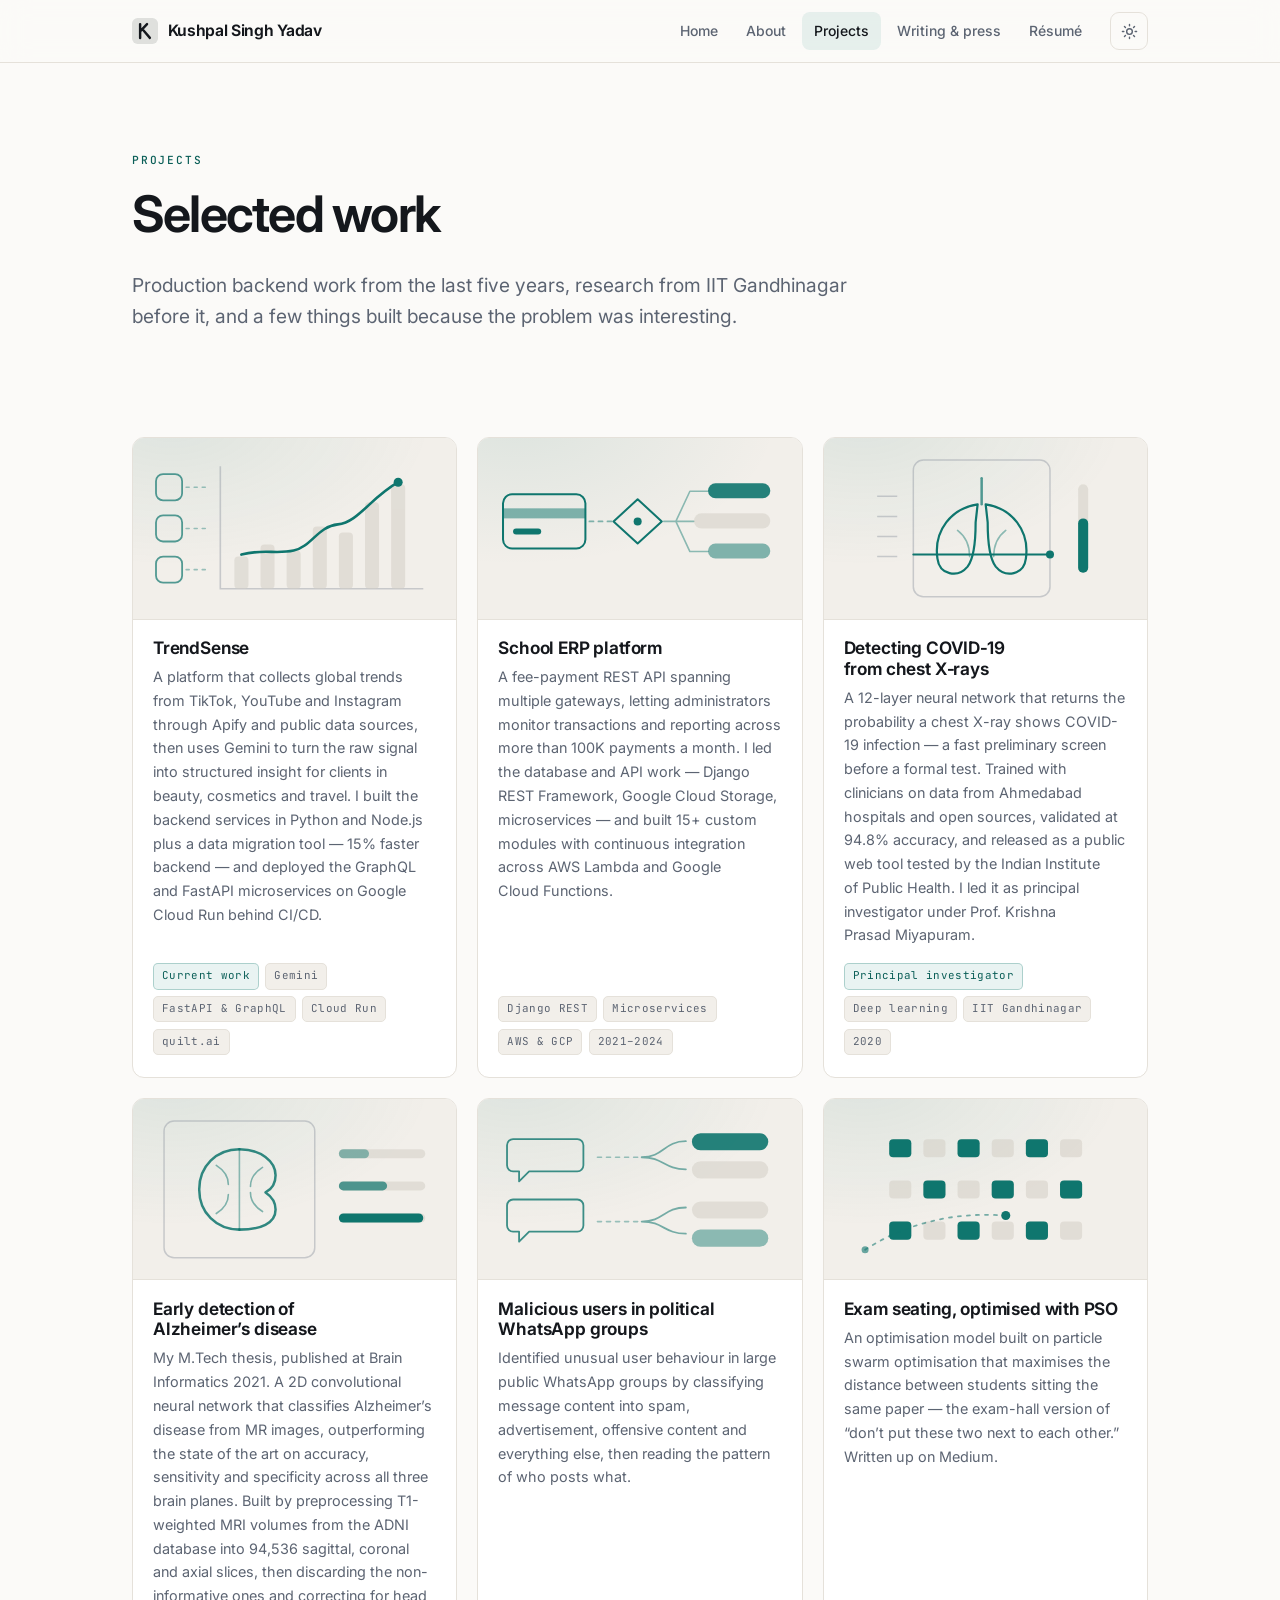
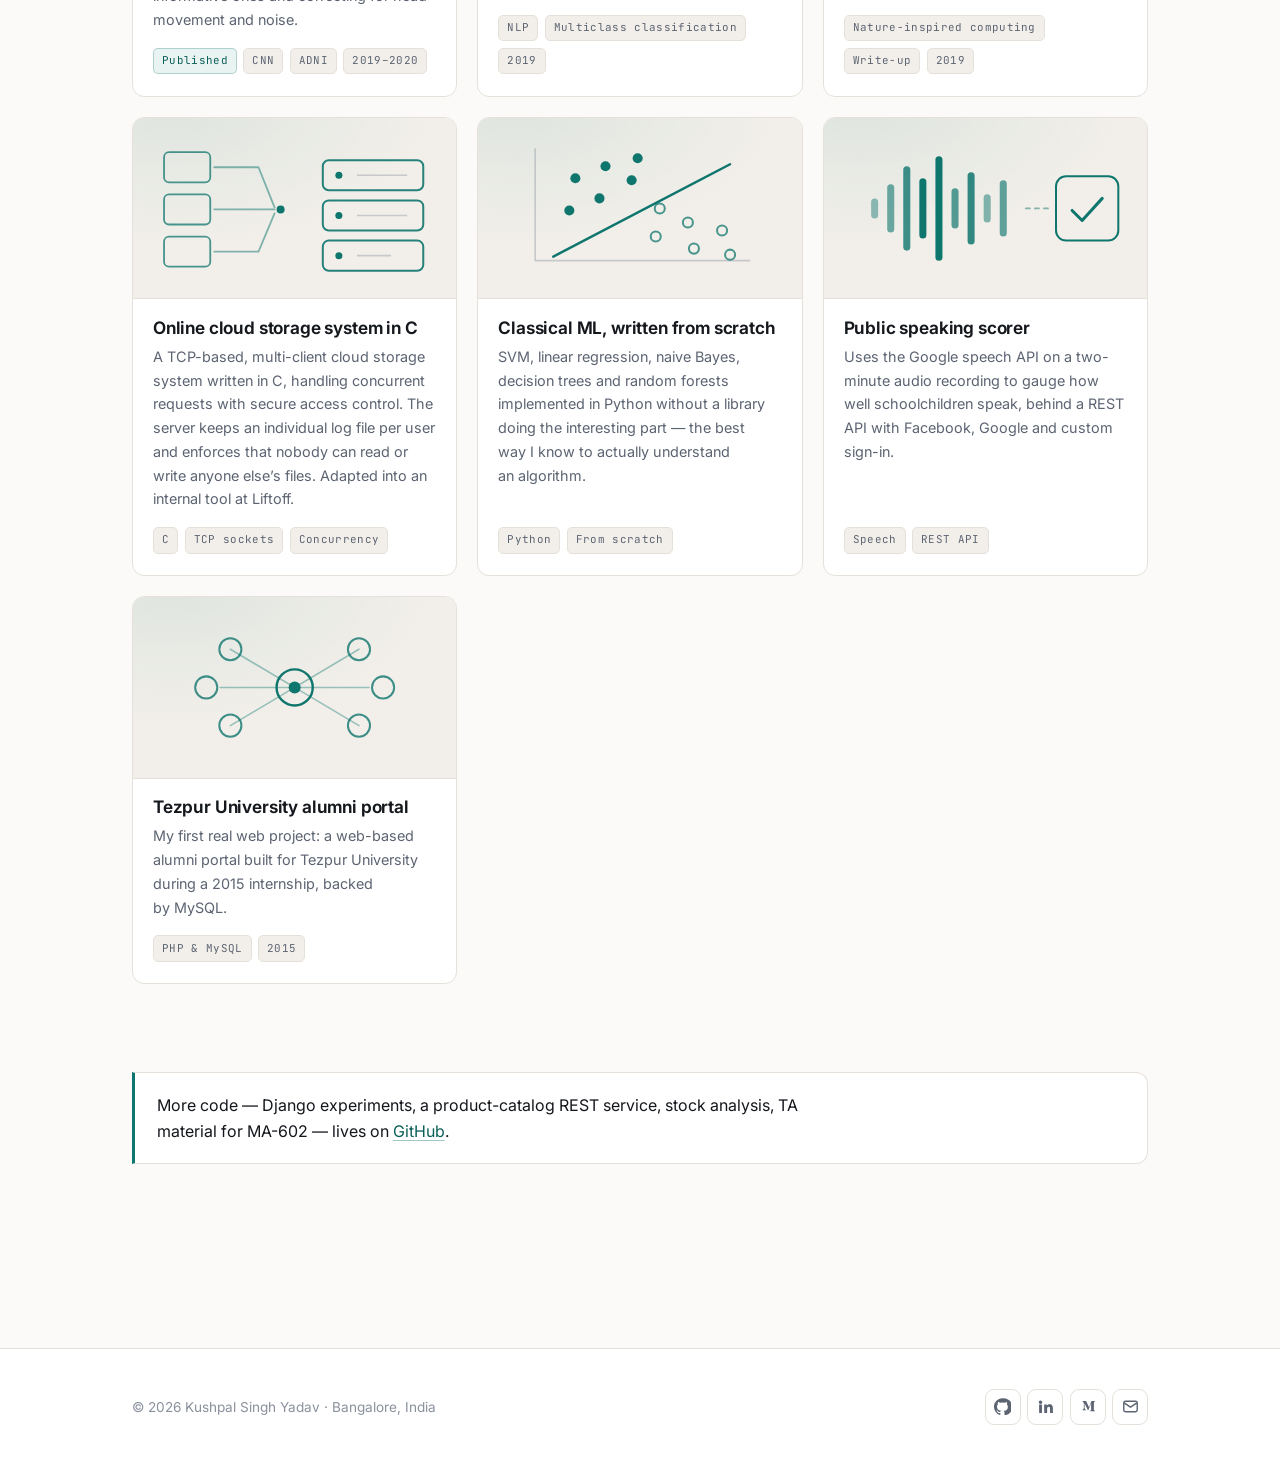
<file: c.html>
<!DOCTYPE html>
<html lang="en">
<head>
<meta charset="utf-8">
<title>Moved — Kushpal Singh Yadav</title>
<meta name="robots" content="noindex">
<link rel="canonical" href="https://kushpal.github.io/projects.html">
<meta http-equiv="refresh" content="0; url=projects.html">
<link rel="icon" href="assets/img/favicon.svg" type="image/svg+xml">
<link rel="stylesheet" href="assets/css/site.css">
</head>
<body>
<main class="wrap section center">
  <h1>This page has moved</h1>
  <p>You&rsquo;re being sent to <a href="projects.html">Projects</a>.</p>
</main>
<script>location.replace("projects.html");</script>
</body>
</html>
</file>
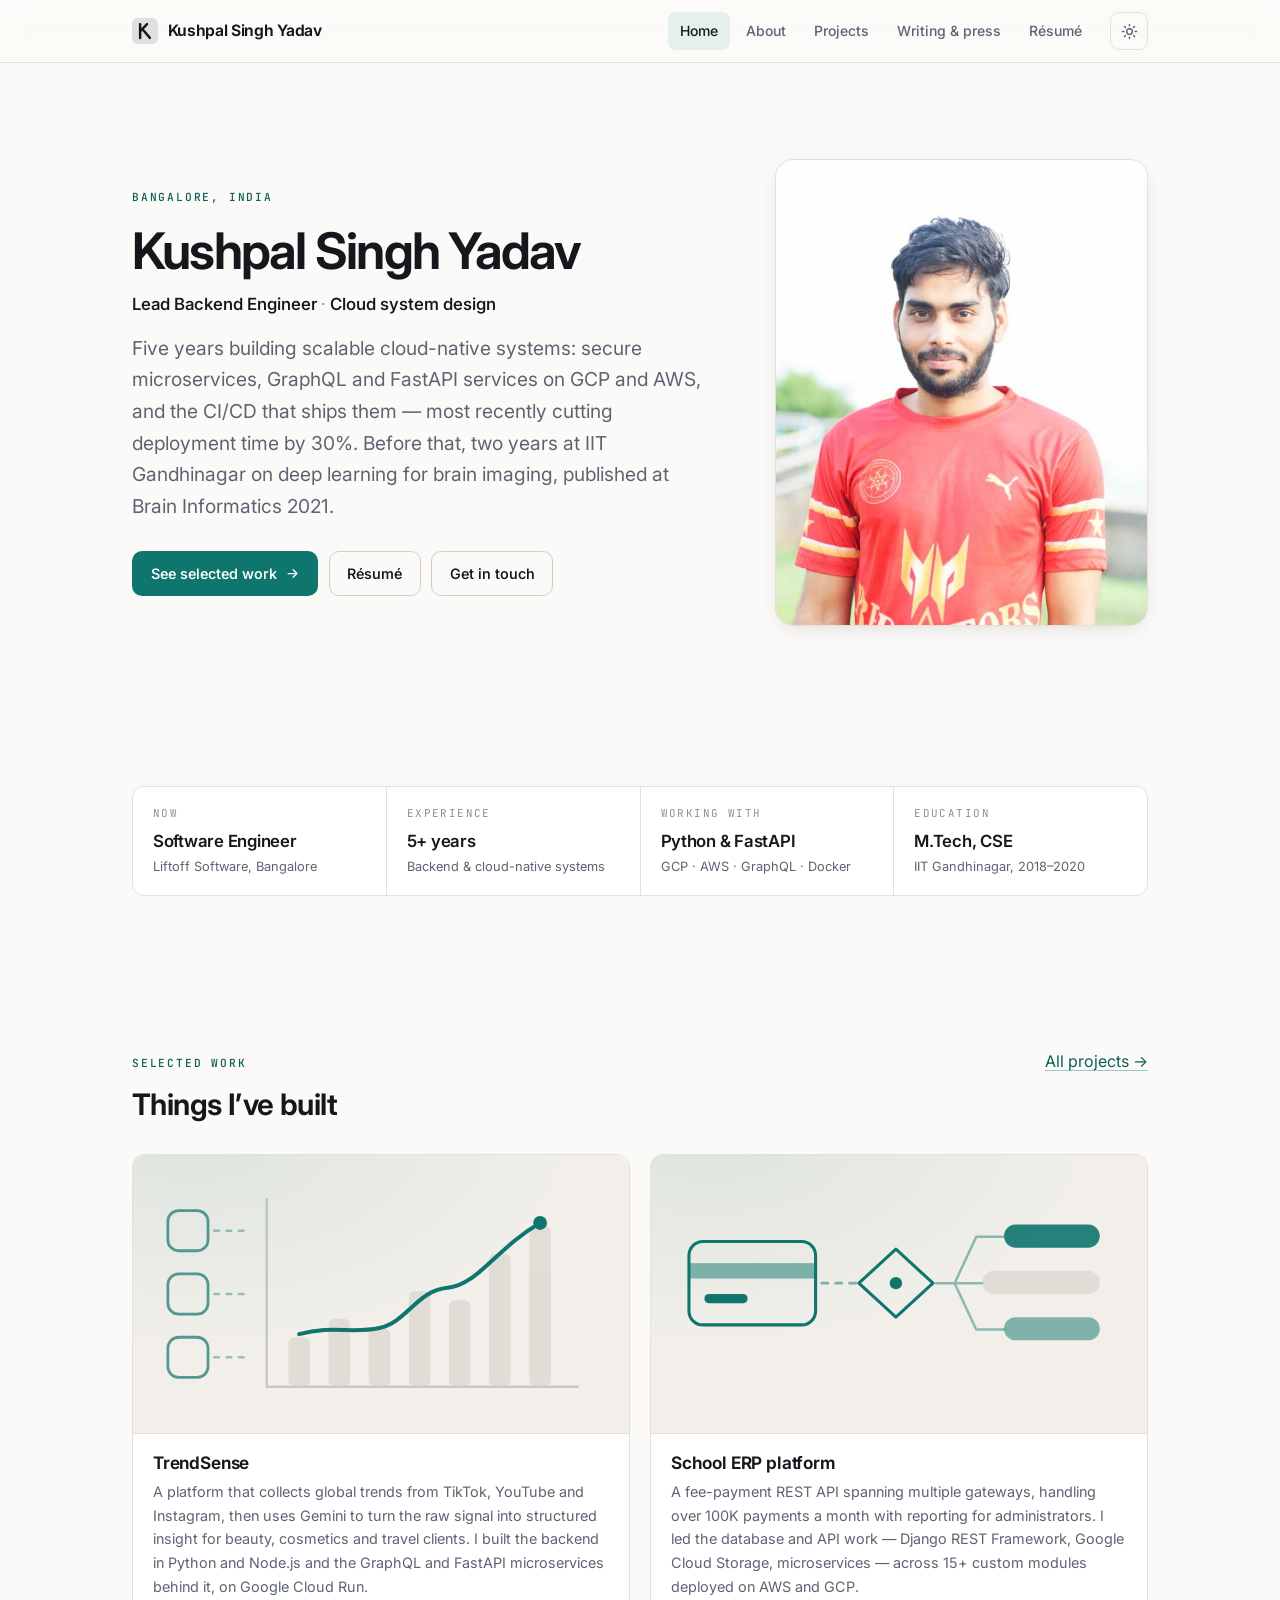
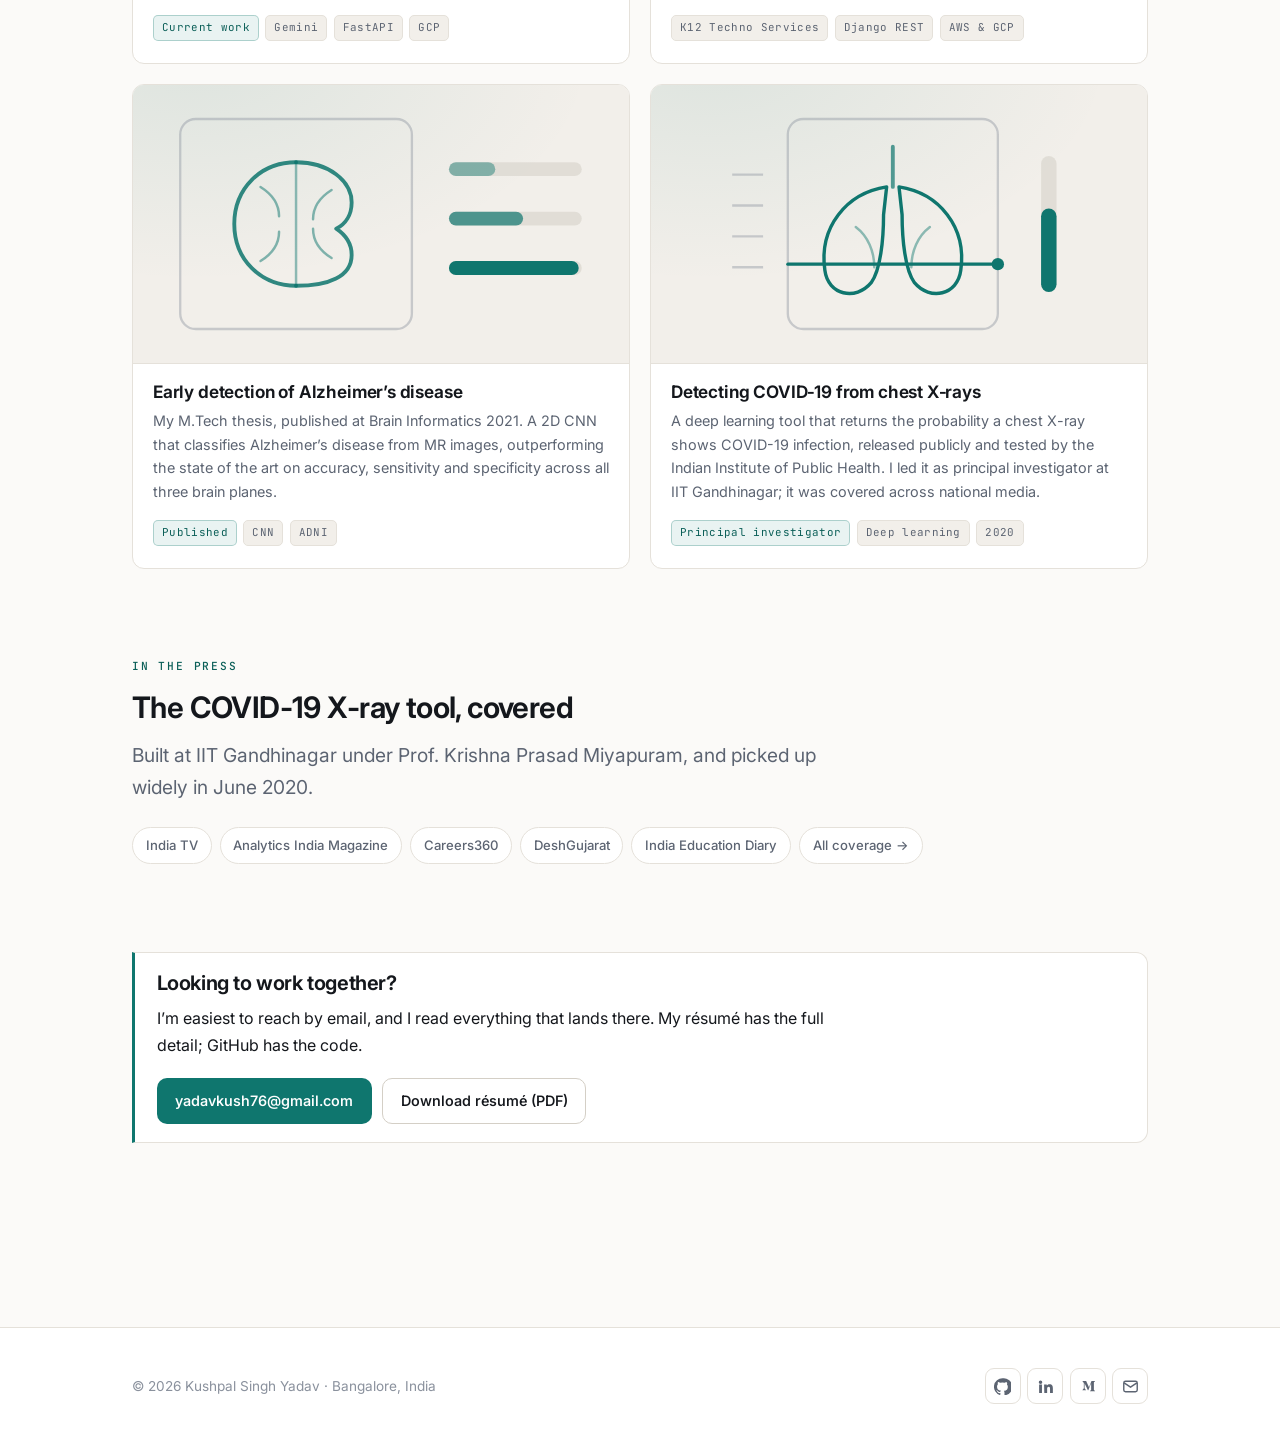
<file: navbar.html>
<!DOCTYPE html>
<html lang="en">
<head>
<meta charset="utf-8">
<title>Moved — Kushpal Singh Yadav</title>
<meta name="robots" content="noindex">
<link rel="canonical" href="https://kushpal.github.io/index.html">
<meta http-equiv="refresh" content="0; url=index.html">
<link rel="icon" href="assets/img/favicon.svg" type="image/svg+xml">
<link rel="stylesheet" href="assets/css/site.css">
</head>
<body>
<main class="wrap section center">
  <h1>This page has moved</h1>
  <p>You&rsquo;re being sent to <a href="index.html">Home</a>.</p>
</main>
<script>location.replace("index.html");</script>
</body>
</html>
</file>
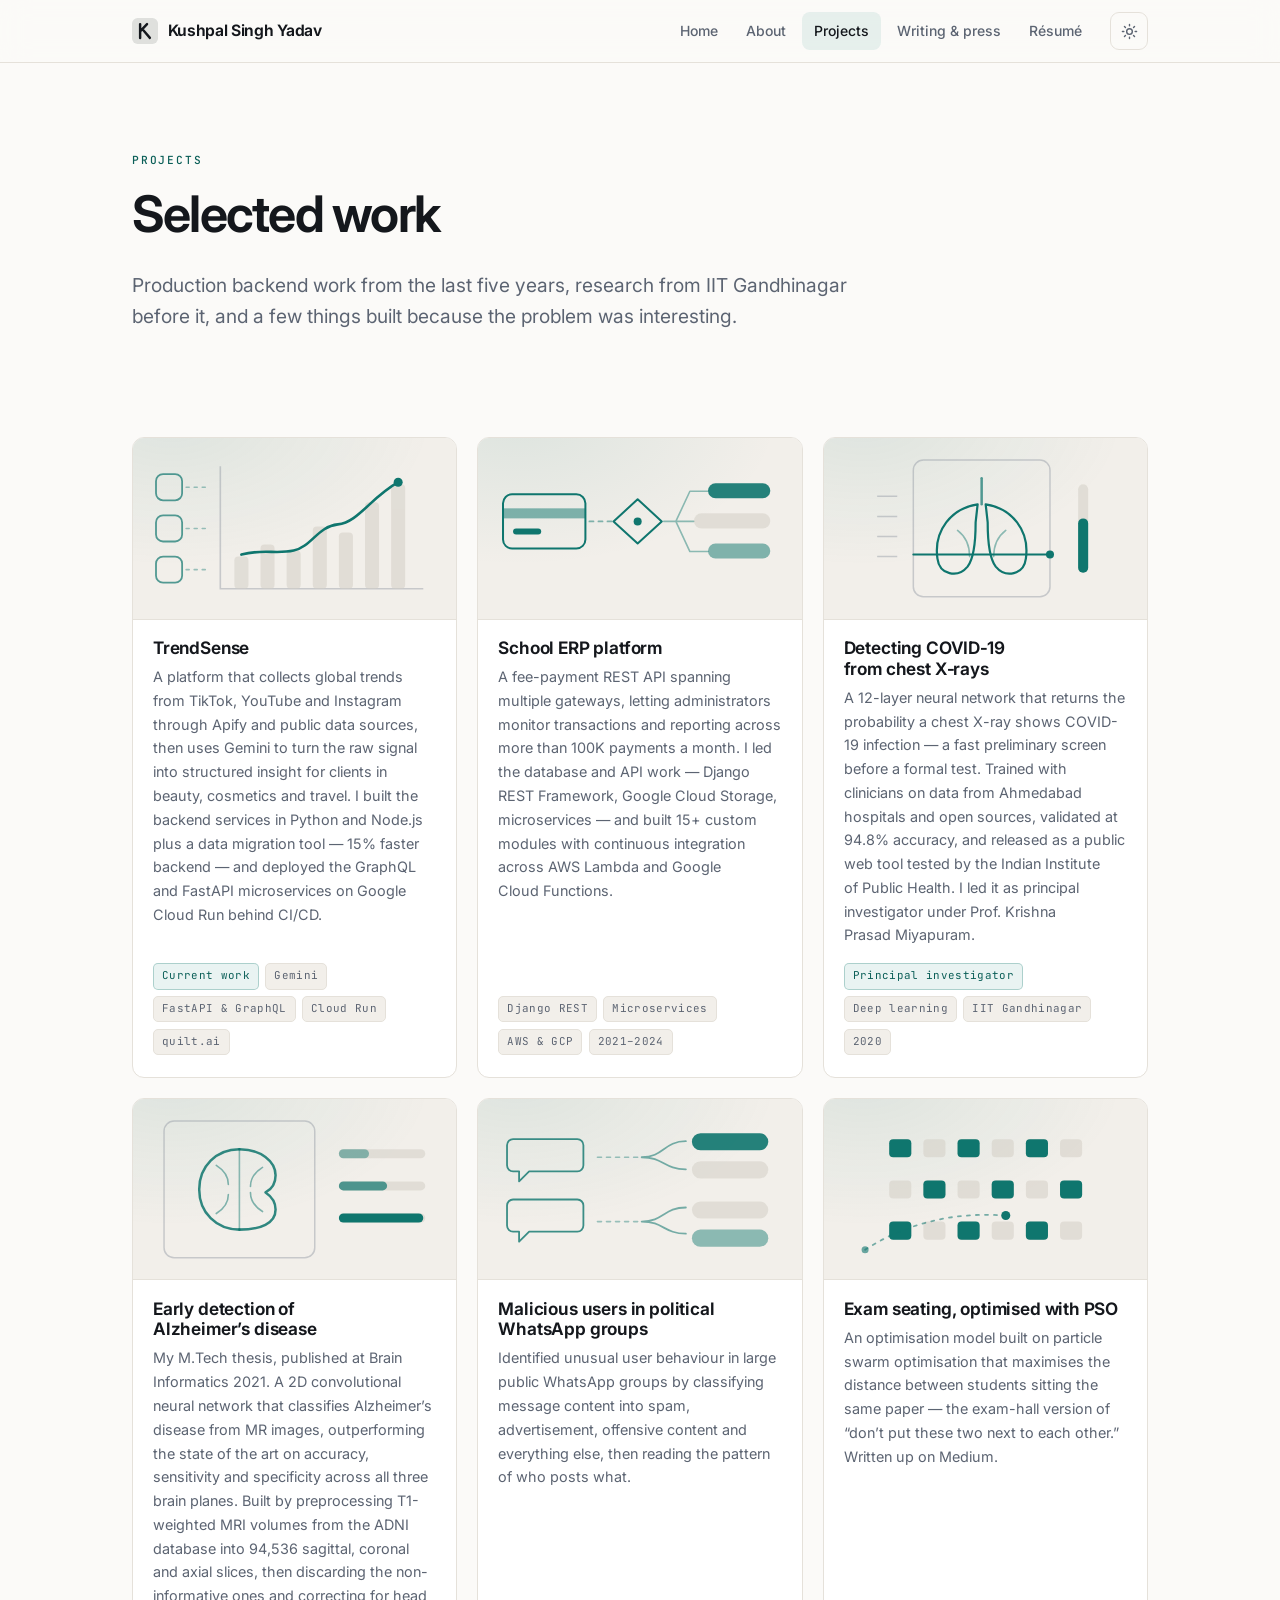
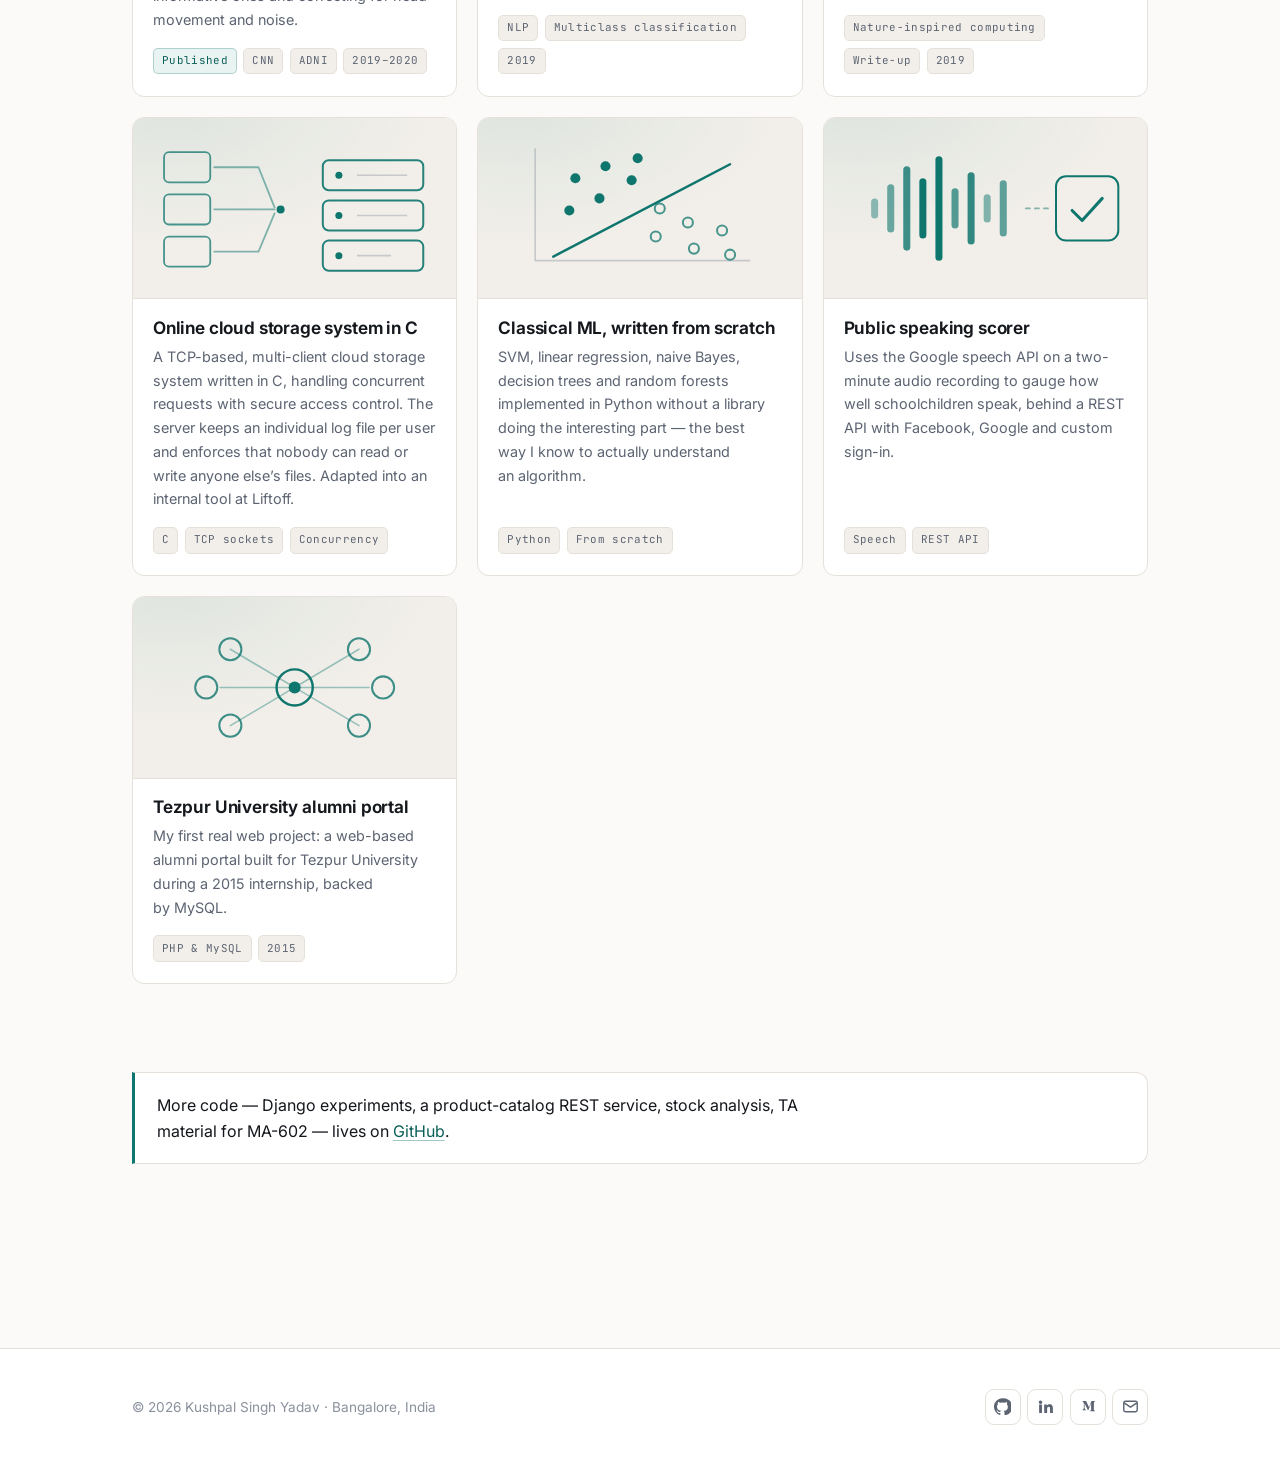
<file: projects.html>
<!DOCTYPE html>
<html lang="en">
<head>
<meta charset="utf-8">
<meta name="viewport" content="width=device-width, initial-scale=1">
<title>Projects — Kushpal Singh Yadav</title>
<meta name="description" content="Trend intelligence on GCP, a school ERP platform handling 100K payments a month, deep learning for medical imaging, and systems work in C — projects by Kushpal Singh Yadav.">
<link rel="canonical" href="https://kushpal.github.io/projects.html">
<meta name="theme-color" content="#fbfaf8" media="(prefers-color-scheme: light)">
<meta name="theme-color" content="#0c0e11" media="(prefers-color-scheme: dark)">
<link rel="icon" href="assets/img/favicon.svg" type="image/svg+xml">

<meta property="og:type" content="website">
<meta property="og:title" content="Projects — Kushpal Singh Yadav">
<meta property="og:description" content="Trend intelligence on GCP, a school ERP platform, deep learning for medical imaging, and systems work in C.">
<meta property="og:url" content="https://kushpal.github.io/projects.html">
<meta property="og:image" content="https://kushpal.github.io/new_cv.jpg">

<link rel="preconnect" href="https://fonts.googleapis.com">
<link rel="preconnect" href="https://fonts.gstatic.com" crossorigin>
<link rel="stylesheet" href="https://fonts.googleapis.com/css2?family=Inter:wght@400..700&family=JetBrains+Mono:wght@400;500&display=swap">
<link rel="stylesheet" href="assets/css/site.css">
<script>try{var t=localStorage.getItem("theme");if(t)document.documentElement.setAttribute("data-theme",t)}catch(e){}</script>
</head>
<body>

<a class="skip-link" href="#main">Skip to content</a>

<header class="site-header">
  <nav class="wrap nav" aria-label="Primary">
    <a class="brand" href="index.html">
      <svg viewBox="0 0 64 64" aria-hidden="true"><rect width="64" height="64" rx="14" fill="currentColor" opacity=".12"/><path d="M20 15v34M20 33l17-18M28 30l16 19" stroke="currentColor" stroke-width="6" stroke-linecap="round" stroke-linejoin="round" fill="none"/></svg>
      <span>Kushpal Singh Yadav</span>
    </a>
    <ul class="nav-links" id="nav-links">
      <li><a href="index.html">Home</a></li>
      <li><a href="about.html">About</a></li>
      <li><a href="projects.html" aria-current="page">Projects</a></li>
      <li><a href="blog.html">Writing &amp; press</a></li>
      <li><a href="resume.html">Résumé</a></li>
    </ul>
    <button class="icon-btn theme-toggle" type="button" hidden aria-label="Switch theme">
      <svg class="sun" viewBox="0 0 24 24" fill="none" stroke="currentColor" stroke-width="2" stroke-linecap="round" aria-hidden="true"><circle cx="12" cy="12" r="4"/><path d="M12 2v2M12 20v2M4.9 4.9l1.4 1.4M17.7 17.7l1.4 1.4M2 12h2M20 12h2M4.9 19.1l1.4-1.4M17.7 6.3l1.4-1.4"/></svg>
      <svg class="moon" viewBox="0 0 24 24" fill="none" stroke="currentColor" stroke-width="2" stroke-linecap="round" stroke-linejoin="round" aria-hidden="true"><path d="M21 12.8A9 9 0 1 1 11.2 3a7 7 0 0 0 9.8 9.8z"/></svg>
    </button>
    <button class="icon-btn nav-toggle" type="button" aria-expanded="false" aria-controls="nav-links" aria-label="Toggle menu">
      <svg viewBox="0 0 24 24" fill="none" stroke="currentColor" stroke-width="2" stroke-linecap="round" aria-hidden="true"><path d="M4 7h16M4 12h16M4 17h16"/></svg>
    </button>
  </nav>
</header>

<main id="main">

  <section class="wrap section">
    <p class="eyebrow">Projects</p>
    <h1>Selected work</h1>
    <p class="lede">
      Production backend work from the last five years, research from IIT Gandhinagar before it,
      and a few things built because the problem was interesting.
    </p>
  </section>

  <section class="wrap section">
    <div class="grid">

      <!-- TrendSense -->
      <article class="card">
        <div class="card__media card__media--art">
          <svg viewBox="0 0 320 180" role="img" aria-label="Illustration of social data sources feeding a rising trend chart">
            <g class="art-line" stroke-width="1.8" opacity=".7">
              <rect x="22" y="36" width="26" height="26" rx="7"/>
              <rect x="22" y="77" width="26" height="26" rx="7"/>
              <rect x="22" y="118" width="26" height="26" rx="7"/>
            </g>
            <path class="art-line" d="M52 49h20M52 90h20M52 131h20" stroke-width="1.6" opacity=".4" stroke-dasharray="3 5"/>
            <path class="art-rule" d="M86 28v122h202" stroke-width="1.6"/>
            <g class="art-track">
              <rect x="100" y="118" width="14" height="32" rx="4"/>
              <rect x="126" y="106" width="14" height="44" rx="4"/>
              <rect x="152" y="112" width="14" height="38" rx="4"/>
              <rect x="178" y="88" width="14" height="62" rx="4"/>
              <rect x="204" y="94" width="14" height="56" rx="4"/>
              <rect x="230" y="64" width="14" height="86" rx="4"/>
              <rect x="256" y="46" width="14" height="104" rx="4"/>
            </g>
            <path class="art-line" d="M107 116c22-6 34 0 52-4s24-24 44-26 32-26 60-42" stroke-width="2.6"/>
            <circle class="art-fill" cx="263" cy="44" r="4.5"/>
          </svg>
        </div>
        <div class="card__body">
          <h3>TrendSense</h3>
          <p>
            A platform that collects global trends from TikTok, YouTube and Instagram through Apify
            and public data sources, then uses Gemini to turn the raw signal into structured insight
            for clients in beauty, cosmetics and travel. I built the backend services in Python and
            Node.js plus a data migration tool &mdash; 15% faster backend &mdash; and deployed the
            GraphQL and FastAPI microservices on Google Cloud Run behind CI/CD.
          </p>
          <ul class="tags">
            <li class="tag tag--accent">Current work</li>
            <li class="tag">Gemini</li>
            <li class="tag">FastAPI &amp; GraphQL</li>
            <li class="tag">Cloud Run</li>
            <li class="tag">quilt.ai</li>
          </ul>
        </div>
      </article>

      <!-- School ERP -->
      <article class="card">
        <div class="card__media card__media--art">
          <svg viewBox="0 0 320 180" role="img" aria-label="Illustration of a payment routed through a gateway into ledger rows">
            <rect class="art-line" x="24" y="56" width="82" height="54" rx="9" stroke-width="2"/>
            <rect class="art-fill" x="24" y="70" width="82" height="10" opacity=".5"/>
            <rect class="art-fill" x="34" y="90" width="28" height="6" rx="3"/>
            <path class="art-line" d="M110 83h24" stroke-width="1.8" opacity=".5" stroke-dasharray="4 5"/>
            <path class="art-line" d="M158 61l24 22-24 22-24-22z" stroke-width="2"/>
            <circle class="art-fill" cx="158" cy="83" r="4"/>
            <path class="art-line" d="M184 83h12l14-30h18M184 83h30M184 83h12l14 30h18" stroke-width="1.6" opacity=".45"/>
            <rect class="art-fill" x="228" y="45" width="62" height="15" rx="7.5" opacity=".9"/>
            <rect class="art-track" x="214" y="75" width="76" height="15" rx="7.5"/>
            <rect class="art-fill" x="228" y="105" width="62" height="15" rx="7.5" opacity=".5"/>
          </svg>
        </div>
        <div class="card__body">
          <h3>School ERP platform</h3>
          <p>
            A fee-payment REST API spanning multiple gateways, letting administrators monitor
            transactions and reporting across more than 100K payments a month. I led the database
            and API work &mdash; Django REST Framework, Google Cloud Storage, microservices &mdash;
            and built 15+ custom modules with continuous integration across AWS Lambda and Google
            Cloud Functions.
          </p>
          <ul class="tags">
            <li class="tag">Django REST</li>
            <li class="tag">Microservices</li>
            <li class="tag">AWS &amp; GCP</li>
            <li class="tag">2021&ndash;2024</li>
          </ul>
        </div>
      </article>

      <!-- COVID-19 X-ray -->
      <article class="card">
        <div class="card__media card__media--art">
          <svg viewBox="0 0 320 180" role="img" aria-label="Illustration of a chest X-ray being scanned with a probability readout">
            <rect class="art-rule" x="88" y="22" width="136" height="136" rx="10" stroke-width="1.5"/>
            <path class="art-line" d="M156 40v26" stroke-width="2.5" opacity=".7"/>
            <path class="art-line" d="M152 66c-26 4-44 26-40 54 2 16 20 20 30 8 6-8 8-28 8-44z" stroke-width="2.2"/>
            <path class="art-line" d="M160 66c26 4 44 26 40 54-2 16-20 20-30 8-6-8-8-28-8-44z" stroke-width="2.2"/>
            <path class="art-line" d="M132 92c8 6 12 16 12 26M180 92c-8 6-12 16-12 26" stroke-width="1.6" opacity=".45"/>
            <path class="art-line" d="M88 116h136" stroke-width="2"/>
            <circle class="art-fill" cx="224" cy="116" r="4"/>
            <path class="art-rule" d="M52 58h20M52 78h20M52 98h20M52 118h20" stroke-width="1.5"/>
            <rect class="art-track" x="252" y="46" width="10" height="88" rx="5"/>
            <rect class="art-fill" x="252" y="80" width="10" height="54" rx="5"/>
          </svg>
        </div>
        <div class="card__body">
          <h3><a class="stretch" href="https://analyticsindiamag.com/researchers-at-iit-gandhinagar-develop-ai-based-tool-to-detect-covid-19-with-chest-x-rays/" target="_blank" rel="noopener">Detecting COVID‑19 from chest X‑rays</a></h3>
          <p>
            A 12-layer neural network that returns the probability a chest X-ray shows COVID-19
            infection — a fast preliminary screen before a formal test. Trained with clinicians on
            data from Ahmedabad hospitals and open sources, validated at 94.8% accuracy, and
            released as a public web tool tested by the Indian Institute of Public Health.
            I led it as principal investigator under Prof. Krishna Prasad Miyapuram.
          </p>
          <ul class="tags">
            <li class="tag tag--accent">Principal investigator</li>
            <li class="tag">Deep learning</li>
            <li class="tag">IIT Gandhinagar</li>
            <li class="tag">2020</li>
          </ul>
        </div>
      </article>

      <!-- Alzheimer's thesis -->
      <article class="card">
        <div class="card__media card__media--art">
          <svg viewBox="0 0 320 180" role="img" aria-label="Illustration of a brain MRI slice beside three class-probability bars">
            <rect class="art-rule" x="30" y="22" width="150" height="136" rx="10" stroke-width="1.5"/>
            <path class="art-line" d="M105 50c-23 0-40 17-40 40s17 40 40 40" stroke-width="2.5" opacity=".85"/>
            <path class="art-line" d="M105 50c21 0 36 12 36 26 0 8-4 14-10 17 6 4 10 10 10 17 0 14-15 20-36 20" stroke-width="2.5" opacity=".85"/>
            <path class="art-line" d="M105 50v80" stroke-width="1.6" opacity=".45"/>
            <path class="art-line" d="M82 66c8 5 12 11 12 19M82 114c8-5 12-11 12-19M128 68c-8 5-12 11-12 19M128 112c-8-5-12-11-12-19" stroke-width="1.6" opacity=".5"/>
            <g>
              <rect class="art-track" x="204" y="50" width="86" height="9" rx="4.5"/>
              <rect class="art-fill" x="204" y="50" width="30" height="9" rx="4.5" opacity=".45"/>
              <rect class="art-track" x="204" y="82" width="86" height="9" rx="4.5"/>
              <rect class="art-fill" x="204" y="82" width="48" height="9" rx="4.5" opacity=".7"/>
              <rect class="art-track" x="204" y="114" width="86" height="9" rx="4.5"/>
              <rect class="art-fill" x="204" y="114" width="84" height="9" rx="4.5"/>
            </g>
          </svg>
        </div>
        <div class="card__body">
          <h3><a class="stretch" href="https://github.com/kushpal/Master-Thesis" target="_blank" rel="noopener">Early detection of Alzheimer&rsquo;s disease</a></h3>
          <p>
            My M.Tech thesis, published at Brain Informatics 2021. A 2D convolutional neural
            network that classifies Alzheimer&rsquo;s disease from MR images, outperforming the
            state of the art on accuracy, sensitivity and specificity across all three brain planes.
            Built by preprocessing T1-weighted MRI volumes from the ADNI database into 94,536
            sagittal, coronal and axial slices, then discarding the non-informative ones and
            correcting for head movement and noise.
          </p>
          <ul class="tags">
            <li class="tag tag--accent">Published</li>
            <li class="tag">CNN</li>
            <li class="tag">ADNI</li>
            <li class="tag">2019&ndash;2020</li>
          </ul>
        </div>
      </article>

      <!-- WhatsApp classification -->
      <article class="card">
        <div class="card__media card__media--art">
          <svg viewBox="0 0 320 180" role="img" aria-label="Illustration of chat messages being sorted into labelled buckets">
            <g class="art-line" stroke-width="1.8" opacity=".8">
              <path d="M34 40h64a6 6 0 0 1 6 6v20a6 6 0 0 1-6 6H50l-10 10V72h-6a6 6 0 0 1-6-6V46a6 6 0 0 1 6-6z"/>
              <path d="M34 100h64a6 6 0 0 1 6 6v20a6 6 0 0 1-6 6H50l-10 10v-10h-6a6 6 0 0 1-6-6v-20a6 6 0 0 1 6-6z"/>
            </g>
            <path class="art-line" d="M118 58h44M118 122h44" stroke-width="1.6" opacity=".4" stroke-dasharray="4 5"/>
            <path class="art-line" d="M162 58c22 0 22-16 44-16M162 58c22 0 22 12 44 12M162 122c22 0 22 12 44 12M162 122c22 0 22-14 44-14" stroke-width="1.8" opacity=".55"/>
            <g>
              <rect class="art-fill" x="212" y="34" width="76" height="17" rx="8.5" opacity=".9"/>
              <rect class="art-track" x="212" y="62" width="76" height="17" rx="8.5"/>
              <rect class="art-track" x="212" y="102" width="76" height="17" rx="8.5"/>
              <rect class="art-fill" x="212" y="130" width="76" height="17" rx="8.5" opacity=".45"/>
            </g>
          </svg>
        </div>
        <div class="card__body">
          <h3><a class="stretch" href="https://github.com/kushpal/Multiclass-Classification-of-WhatsApp-Political-Data" target="_blank" rel="noopener">Malicious users in political WhatsApp groups</a></h3>
          <p>
            Identified unusual user behaviour in large public WhatsApp groups by classifying message
            content into spam, advertisement, offensive content and everything else, then reading
            the pattern of who posts what.
          </p>
          <ul class="tags">
            <li class="tag">NLP</li>
            <li class="tag">Multiclass classification</li>
            <li class="tag">2019</li>
          </ul>
        </div>
      </article>

      <!-- PSO seating -->
      <article class="card">
        <div class="card__media card__media--art">
          <svg viewBox="0 0 320 180" role="img" aria-label="Illustration of a seating grid with particles converging on a solution">
            <g class="art-track">
              <rect x="64" y="40" width="22" height="18" rx="4"/><rect x="98" y="40" width="22" height="18" rx="4"/>
              <rect x="132" y="40" width="22" height="18" rx="4"/><rect x="166" y="40" width="22" height="18" rx="4"/>
              <rect x="200" y="40" width="22" height="18" rx="4"/><rect x="234" y="40" width="22" height="18" rx="4"/>
              <rect x="64" y="81" width="22" height="18" rx="4"/><rect x="98" y="81" width="22" height="18" rx="4"/>
              <rect x="132" y="81" width="22" height="18" rx="4"/><rect x="166" y="81" width="22" height="18" rx="4"/>
              <rect x="200" y="81" width="22" height="18" rx="4"/><rect x="234" y="81" width="22" height="18" rx="4"/>
              <rect x="64" y="122" width="22" height="18" rx="4"/><rect x="98" y="122" width="22" height="18" rx="4"/>
              <rect x="132" y="122" width="22" height="18" rx="4"/><rect x="166" y="122" width="22" height="18" rx="4"/>
              <rect x="200" y="122" width="22" height="18" rx="4"/><rect x="234" y="122" width="22" height="18" rx="4"/>
            </g>
            <g class="art-fill">
              <rect x="64" y="40" width="22" height="18" rx="4"/><rect x="132" y="40" width="22" height="18" rx="4"/>
              <rect x="200" y="40" width="22" height="18" rx="4"/>
              <rect x="98" y="81" width="22" height="18" rx="4"/><rect x="166" y="81" width="22" height="18" rx="4"/>
              <rect x="234" y="81" width="22" height="18" rx="4"/>
              <rect x="64" y="122" width="22" height="18" rx="4"/><rect x="132" y="122" width="22" height="18" rx="4"/>
              <rect x="200" y="122" width="22" height="18" rx="4"/>
            </g>
            <path class="art-line" d="M40 150c40-26 88-38 140-34" stroke-width="1.8" opacity=".55" stroke-dasharray="3 6"/>
            <circle class="art-fill" cx="40" cy="150" r="3.5" opacity=".6"/>
            <circle class="art-fill" cx="180" cy="116" r="4.5"/>
          </svg>
        </div>
        <div class="card__body">
          <h3><a class="stretch" href="https://medium.com/@yadavkush76/seating-arrangement-optimization-using-pso-particle-swarm-optimization-b7c608743355" target="_blank" rel="noopener">Exam seating, optimised with PSO</a></h3>
          <p>
            An optimisation model built on particle swarm optimisation that maximises the distance
            between students sitting the same paper — the exam-hall version of &ldquo;don&rsquo;t
            put these two next to each other.&rdquo; Written up on Medium.
          </p>
          <ul class="tags">
            <li class="tag">Nature-inspired computing</li>
            <li class="tag">Write-up</li>
            <li class="tag">2019</li>
          </ul>
        </div>
      </article>

      <!-- Cloud storage in C -->
      <article class="card">
        <div class="card__media card__media--art">
          <svg viewBox="0 0 320 180" role="img" aria-label="Illustration of multiple clients connecting to a server holding per-user files">
            <g class="art-line" stroke-width="1.8" opacity=".75">
              <rect x="30" y="34" width="46" height="30" rx="5"/>
              <rect x="30" y="76" width="46" height="30" rx="5"/>
              <rect x="30" y="118" width="46" height="30" rx="5"/>
            </g>
            <path class="art-line" d="M80 49h44l16 40M80 91h60M80 133h44l16-38" stroke-width="1.8" opacity=".5"/>
            <circle class="art-fill" cx="146" cy="91" r="4"/>
            <g class="art-line" stroke-width="2" opacity=".9">
              <rect x="188" y="42" width="100" height="30" rx="6"/>
              <rect x="188" y="82" width="100" height="30" rx="6"/>
              <rect x="188" y="122" width="100" height="30" rx="6"/>
            </g>
            <g class="art-fill">
              <circle cx="204" cy="57" r="3.5"/><circle cx="204" cy="97" r="3.5"/><circle cx="204" cy="137" r="3.5"/>
            </g>
            <path class="art-rule" d="M222 57h50M222 97h50M222 137h34" stroke-width="1.6"/>
          </svg>
        </div>
        <div class="card__body">
          <h3><a class="stretch" href="https://github.com/kushpal/Online-cloud-storage-system-using-C" target="_blank" rel="noopener">Online cloud storage system in C</a></h3>
          <p>
            A TCP-based, multi-client cloud storage system written in C, handling concurrent
            requests with secure access control. The server keeps an individual log file per user
            and enforces that nobody can read or write anyone else&rsquo;s files. Adapted into an
            internal tool at Liftoff.
          </p>
          <ul class="tags">
            <li class="tag">C</li>
            <li class="tag">TCP sockets</li>
            <li class="tag">Concurrency</li>
          </ul>
        </div>
      </article>

      <!-- ML from scratch -->
      <article class="card">
        <div class="card__media card__media--art">
          <svg viewBox="0 0 320 180" role="img" aria-label="Illustration of a scatter plot separated by a decision boundary">
            <path class="art-rule" d="M56 30v112h214" stroke-width="1.6"/>
            <path class="art-line" d="M74 138 250 46" stroke-width="2.4"/>
            <g class="art-fill">
              <circle cx="96" cy="60" r="5"/><circle cx="126" cy="48" r="5"/><circle cx="120" cy="80" r="5"/>
              <circle cx="152" cy="62" r="5"/><circle cx="90" cy="92" r="5"/><circle cx="158" cy="40" r="5"/>
            </g>
            <g class="art-line" stroke-width="2" opacity=".75">
              <circle cx="176" cy="118" r="5"/><circle cx="208" cy="104" r="5"/><circle cx="214" cy="130" r="5"/>
              <circle cx="242" cy="112" r="5"/><circle cx="180" cy="90" r="5"/><circle cx="250" cy="136" r="5"/>
            </g>
          </svg>
        </div>
        <div class="card__body">
          <h3><a class="stretch" href="https://github.com/kushpal/Machine-Learning" target="_blank" rel="noopener">Classical ML, written from scratch</a></h3>
          <p>
            SVM, linear regression, naive Bayes, decision trees and random forests implemented in
            Python without a library doing the interesting part — the best way I know to actually
            understand an algorithm.
          </p>
          <ul class="tags">
            <li class="tag">Python</li>
            <li class="tag">From scratch</li>
          </ul>
        </div>
      </article>

      <!-- Public speaking -->
      <article class="card">
        <div class="card__media card__media--art">
          <svg viewBox="0 0 320 180" role="img" aria-label="Illustration of an audio waveform being scored">
            <g class="art-fill">
              <rect x="46" y="80" width="7" height="20" rx="3.5" opacity=".45"/>
              <rect x="62" y="66" width="7" height="48" rx="3.5" opacity=".6"/>
              <rect x="78" y="48" width="7" height="84" rx="3.5" opacity=".8"/>
              <rect x="94" y="60" width="7" height="60" rx="3.5"/>
              <rect x="110" y="38" width="7" height="104" rx="3.5"/>
              <rect x="126" y="70" width="7" height="40" rx="3.5" opacity=".7"/>
              <rect x="142" y="54" width="7" height="72" rx="3.5" opacity=".85"/>
              <rect x="158" y="76" width="7" height="28" rx="3.5" opacity=".5"/>
              <rect x="174" y="62" width="7" height="56" rx="3.5" opacity=".65"/>
            </g>
            <path class="art-line" d="M200 90h22" stroke-width="1.8" opacity=".5" stroke-dasharray="4 5"/>
            <rect class="art-line" x="230" y="58" width="62" height="64" rx="10" stroke-width="2"/>
            <path class="art-line" d="M246 92l10 10 20-22" stroke-width="3"/>
          </svg>
        </div>
        <div class="card__body">
          <h3>Public speaking scorer</h3>
          <p>
            Uses the Google speech API on a two-minute audio recording to gauge how well
            schoolchildren speak, behind a REST API with Facebook, Google and custom sign-in.
          </p>
          <ul class="tags">
            <li class="tag">Speech</li>
            <li class="tag">REST API</li>
          </ul>
        </div>
      </article>

      <!-- Alumni portal -->
      <article class="card">
        <div class="card__media card__media--art">
          <svg viewBox="0 0 320 180" role="img" aria-label="Illustration of a connected network of people records">
            <path class="art-line" d="M160 90 96 52M160 90l64-38M160 90l-64 38M160 90l64 38M160 90H86M160 90h74" stroke-width="1.6" opacity=".4"/>
            <circle class="art-line" cx="160" cy="90" r="18" stroke-width="2.4"/>
            <circle class="art-fill" cx="160" cy="90" r="6"/>
            <g class="art-line" stroke-width="2" opacity=".8">
              <circle cx="96" cy="52" r="11"/><circle cx="224" cy="52" r="11"/>
              <circle cx="96" cy="128" r="11"/><circle cx="224" cy="128" r="11"/>
              <circle cx="72" cy="90" r="11"/><circle cx="248" cy="90" r="11"/>
            </g>
          </svg>
        </div>
        <div class="card__body">
          <h3>Tezpur University alumni portal</h3>
          <p>
            My first real web project: a web-based alumni portal built for Tezpur University during
            a 2015 internship, backed by MySQL.
          </p>
          <ul class="tags">
            <li class="tag">PHP &amp; MySQL</li>
            <li class="tag">2015</li>
          </ul>
        </div>
      </article>

    </div>
  </section>

  <section class="wrap section">
    <div class="note">
      <p>
        More code — Django experiments, a product-catalog REST service, stock analysis, TA material
        for MA-602 — lives on <a href="https://github.com/kushpal" target="_blank" rel="noopener">GitHub</a>.
      </p>
    </div>
  </section>

</main>

<footer class="site-footer">
  <div class="wrap footer-inner">
    <p>&copy; <span data-year>2026</span> Kushpal Singh Yadav &middot; Bangalore, India</p>
    <ul class="social">
      <li><a href="https://github.com/kushpal" target="_blank" rel="noopener" aria-label="GitHub"><svg viewBox="0 0 24 24" fill="currentColor" aria-hidden="true"><path d="M12 .5a12 12 0 0 0-3.8 23.4c.6.1.8-.3.8-.6v-2c-3.3.7-4-1.6-4-1.6-.6-1.4-1.4-1.8-1.4-1.8-1.1-.7.1-.7.1-.7 1.2.1 1.8 1.2 1.8 1.2 1.1 1.8 2.8 1.3 3.5 1 .1-.8.4-1.3.8-1.6-2.7-.3-5.5-1.3-5.5-5.9 0-1.3.5-2.4 1.2-3.2-.1-.3-.5-1.5.1-3.2 0 0 1-.3 3.3 1.2a11.5 11.5 0 0 1 6 0C17.2 5.6 18.2 6 18.2 6c.7 1.7.3 2.9.1 3.2.8.8 1.2 1.9 1.2 3.2 0 4.6-2.8 5.6-5.5 5.9.4.4.8 1.1.8 2.2v3.3c0 .3.2.7.8.6A12 12 0 0 0 12 .5z"/></svg></a></li>
      <li><a href="https://www.linkedin.com/in/kushpal-yadav-60762b169/" target="_blank" rel="noopener" aria-label="LinkedIn"><svg viewBox="0 0 24 24" fill="currentColor" aria-hidden="true"><path d="M4.98 3.5a2.5 2.5 0 1 1 0 5 2.5 2.5 0 0 1 0-5zM3 9h4v12H3zM10 9h3.8v1.7h.05c.53-.95 1.83-1.95 3.77-1.95 4.03 0 4.78 2.5 4.78 5.76V21h-4v-5.6c0-1.34-.03-3.06-1.9-3.06-1.9 0-2.19 1.45-2.19 2.96V21h-4z"/></svg></a></li>
      <li><a href="https://medium.com/@yadavkush76" target="_blank" rel="noopener" aria-label="Medium"><svg viewBox="0 0 24 24" fill="currentColor" aria-hidden="true"><path d="M6.8 7.2a.7.7 0 0 0-.23-.6L4.9 4.6V4.3h5.2l4 8.8 3.53-8.8H22.6v.3l-1.43 1.37a.42.42 0 0 0-.16.4v10.1a.42.42 0 0 0 .16.4l1.4 1.37v.3h-7.02v-.3l1.45-1.4c.14-.15.14-.19.14-.41V7.24l-4.03 10.2h-.54L7.87 7.24v6.84c-.04.3.06.6.27.81l1.88 2.28v.3H4.7v-.3l1.88-2.28c.2-.21.3-.51.26-.81z"/></svg></a></li>
      <li><a href="mailto:yadavkush76@gmail.com" aria-label="Email"><svg viewBox="0 0 24 24" fill="none" stroke="currentColor" stroke-width="2" aria-hidden="true"><rect x="2.5" y="4.5" width="19" height="15" rx="2.5"/><path d="m3 7 9 6 9-6"/></svg></a></li>
    </ul>
  </div>
</footer>

<script src="assets/js/site.js" defer></script>
</body>
</html>
</file>
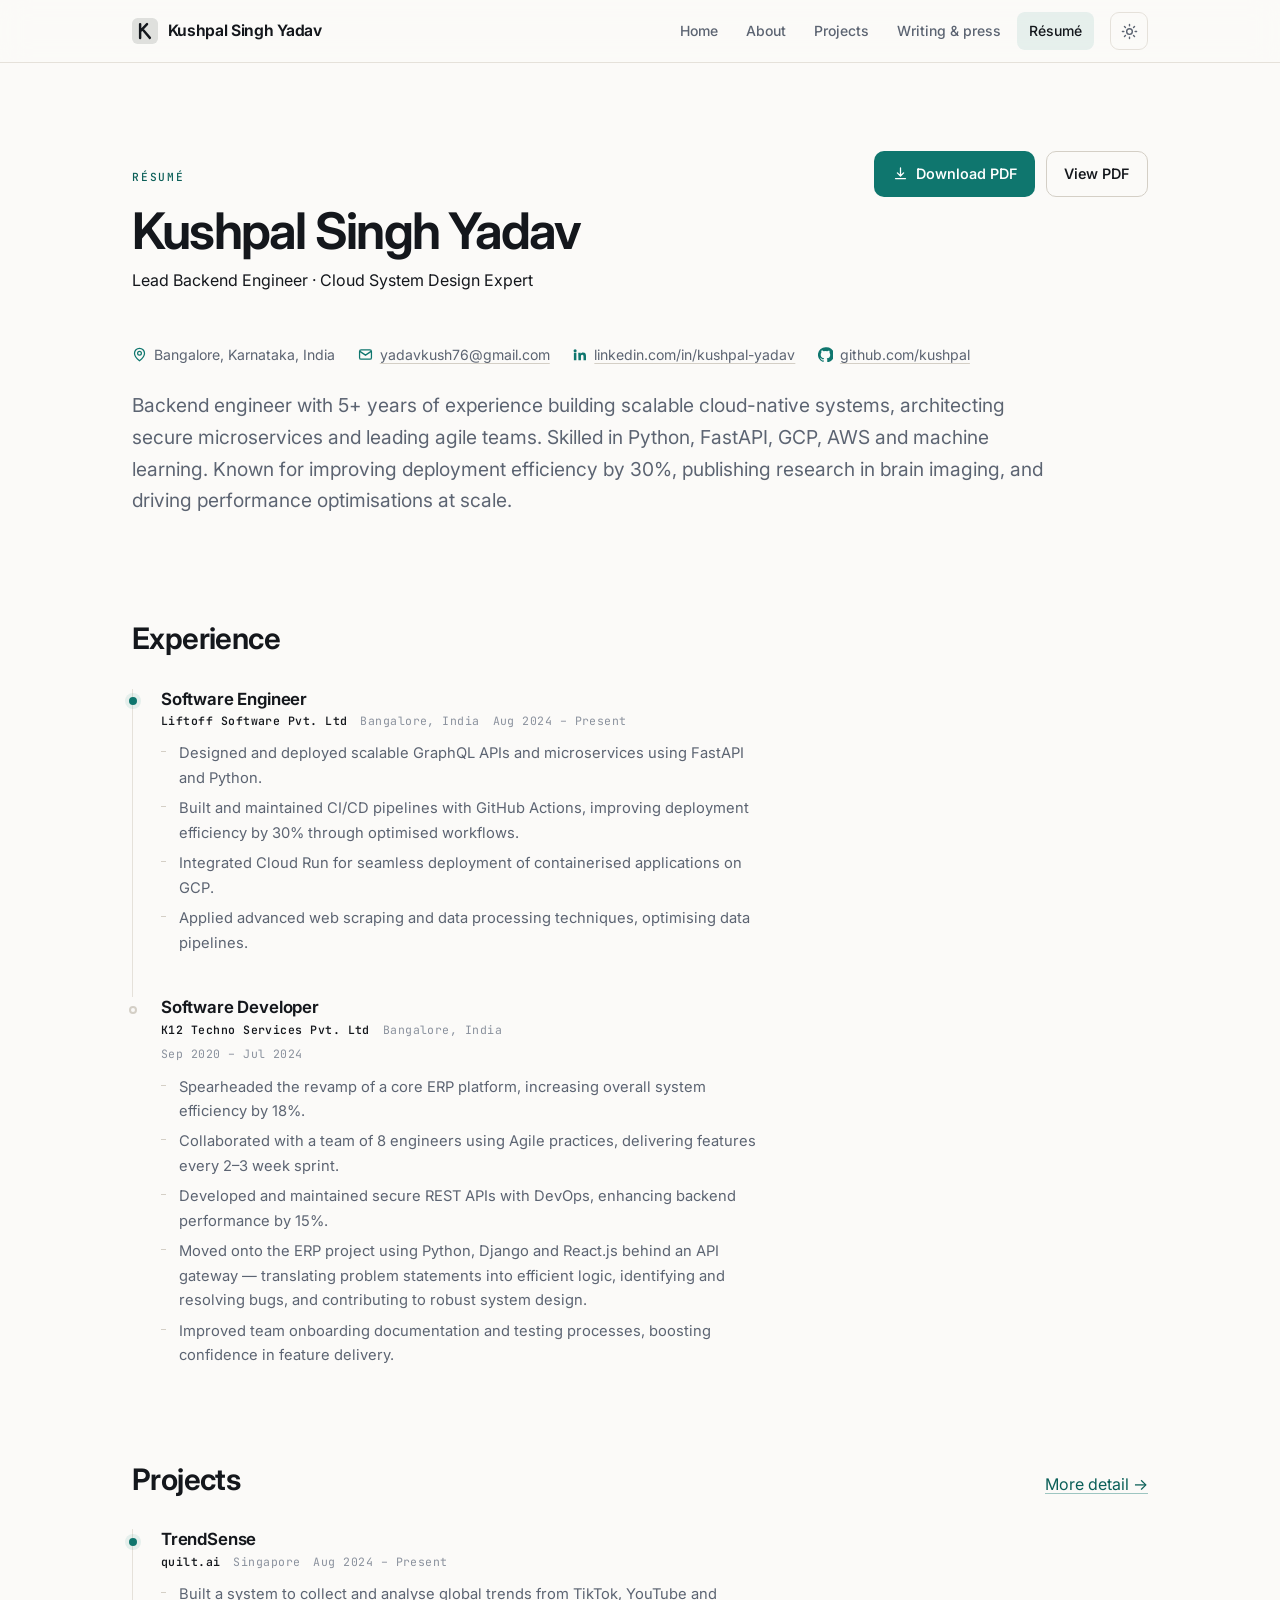
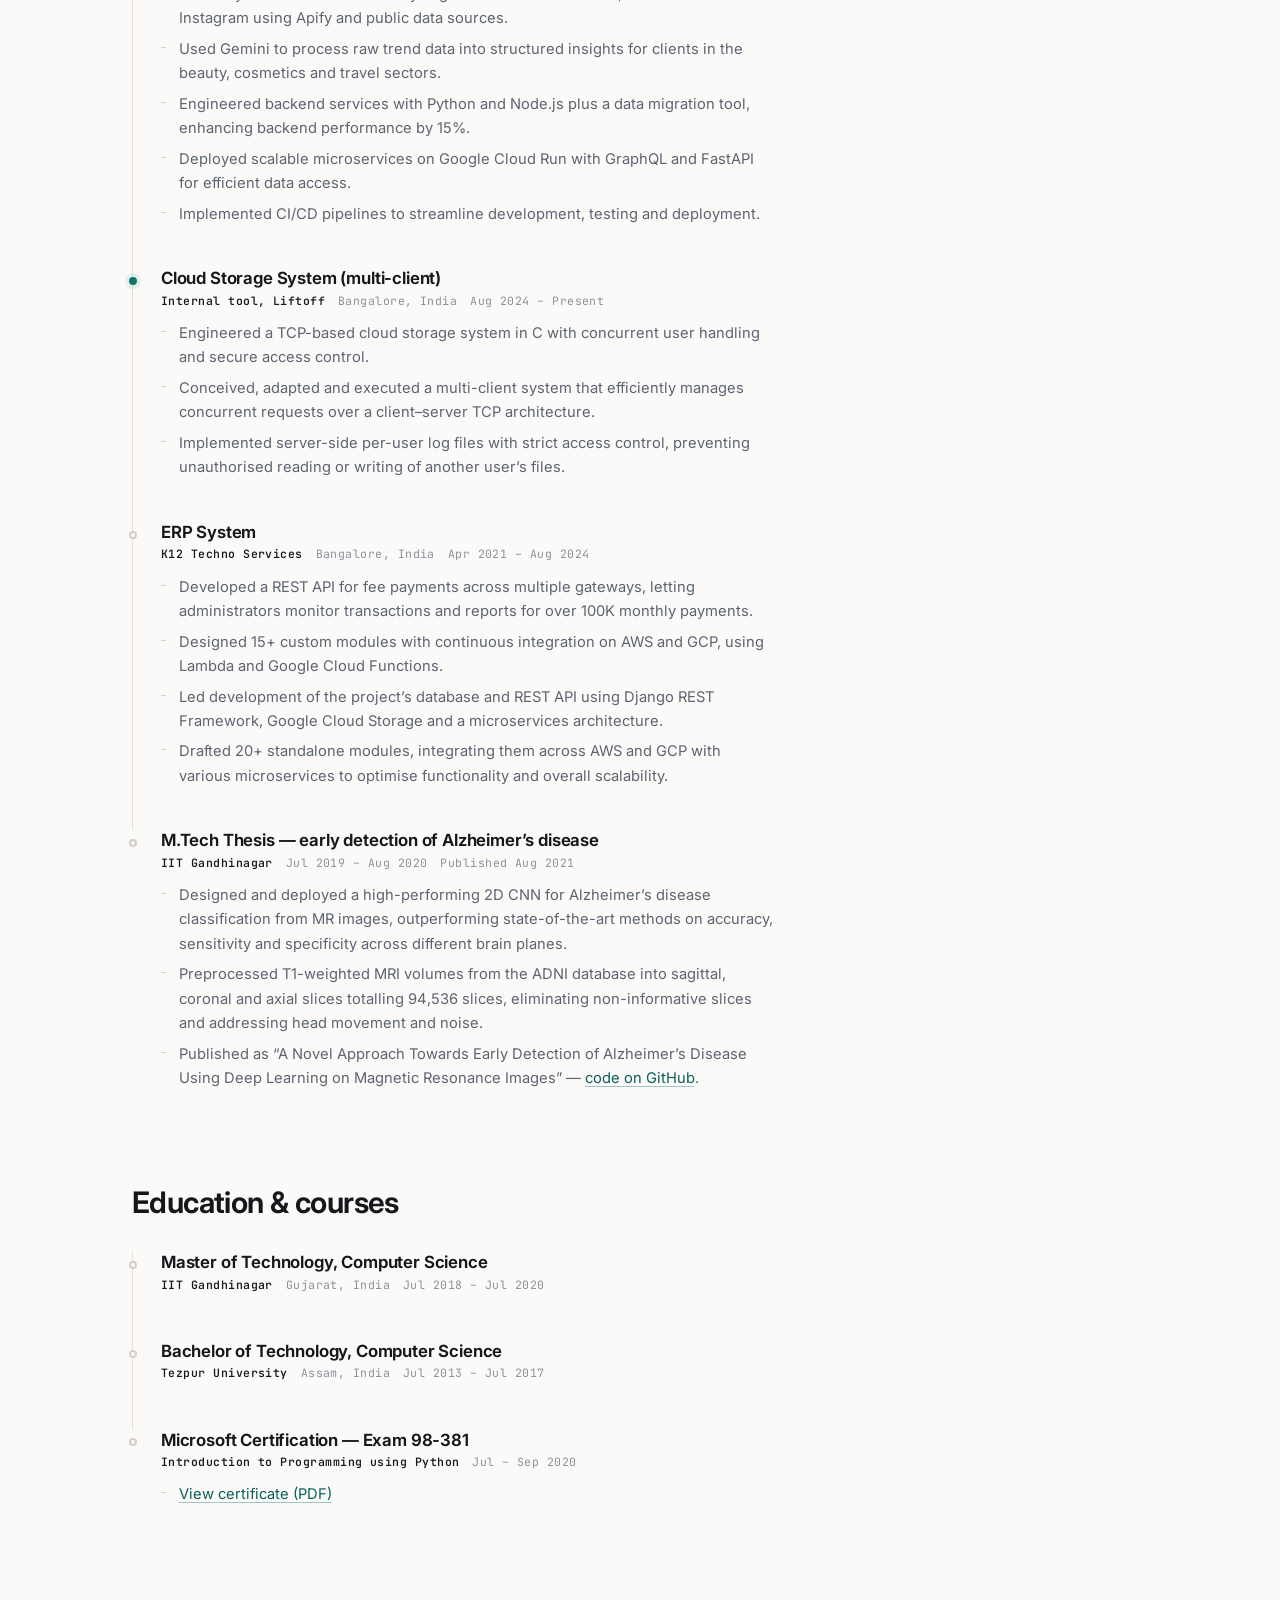
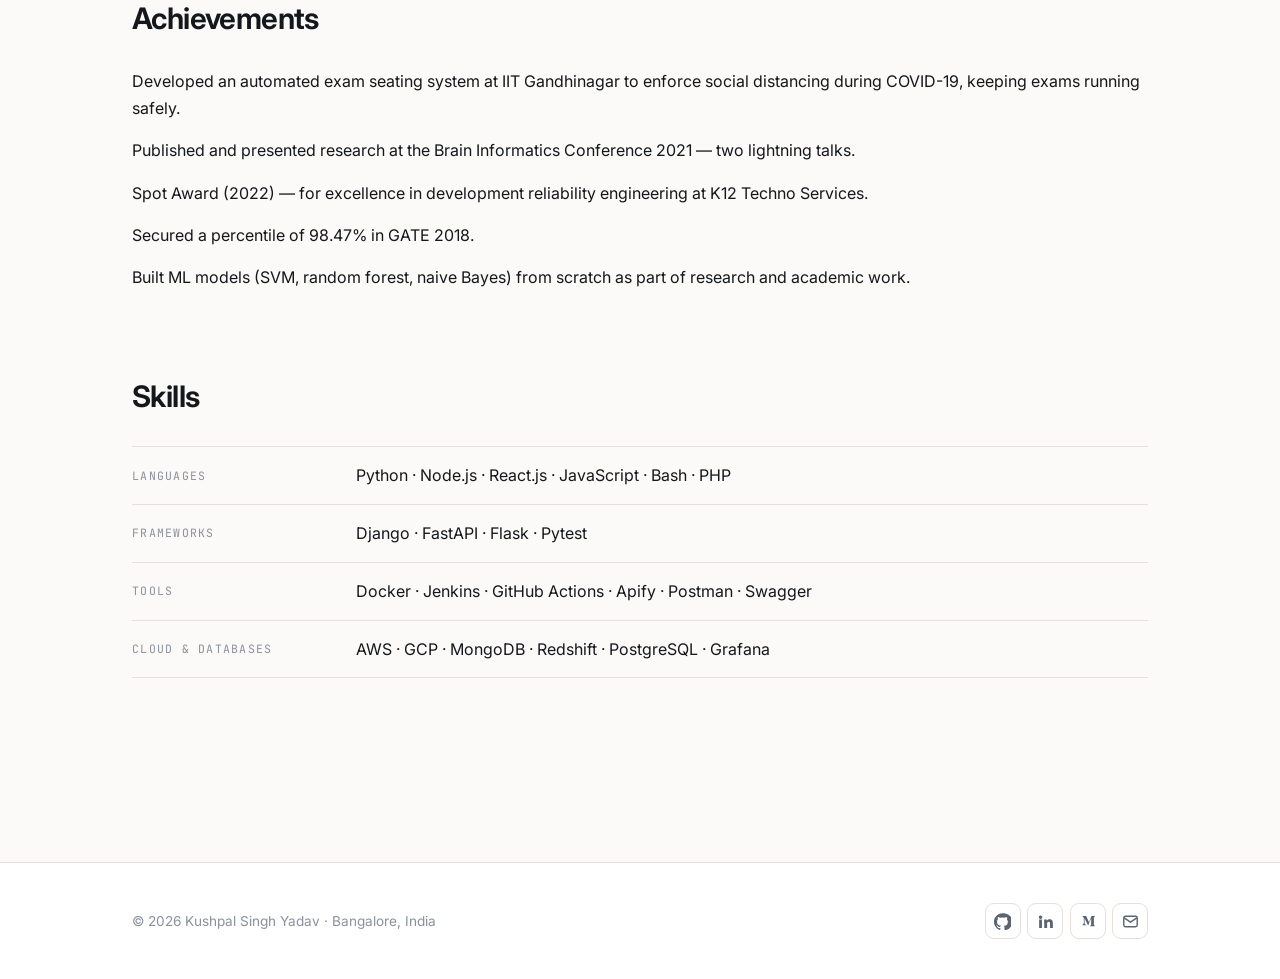
<file: resume.html>
<!DOCTYPE html>
<html lang="en">
<head>
<meta charset="utf-8">
<meta name="viewport" content="width=device-width, initial-scale=1">
<title>Résumé — Kushpal Singh Yadav</title>
<meta name="description" content="Résumé of Kushpal Singh Yadav — backend engineer in Bangalore with 5+ years building scalable cloud-native systems. Currently at Liftoff Software; previously K12 Techno Services. M.Tech from IIT Gandhinagar.">
<link rel="canonical" href="https://kushpal.github.io/resume.html">
<meta name="theme-color" content="#fbfaf8" media="(prefers-color-scheme: light)">
<meta name="theme-color" content="#0c0e11" media="(prefers-color-scheme: dark)">
<link rel="icon" href="assets/img/favicon.svg" type="image/svg+xml">

<meta property="og:type" content="website">
<meta property="og:title" content="Résumé — Kushpal Singh Yadav">
<meta property="og:description" content="Backend engineer with 5+ years building scalable cloud-native systems — microservices, GraphQL and FastAPI on GCP and AWS.">
<meta property="og:url" content="https://kushpal.github.io/resume.html">
<meta property="og:image" content="https://kushpal.github.io/new_cv.jpg">

<link rel="preconnect" href="https://fonts.googleapis.com">
<link rel="preconnect" href="https://fonts.gstatic.com" crossorigin>
<link rel="stylesheet" href="https://fonts.googleapis.com/css2?family=Inter:wght@400..700&family=JetBrains+Mono:wght@400;500&display=swap">
<link rel="stylesheet" href="assets/css/site.css">
<script>try{var t=localStorage.getItem("theme");if(t)document.documentElement.setAttribute("data-theme",t)}catch(e){}</script>
</head>
<body>

<a class="skip-link" href="#main">Skip to content</a>

<header class="site-header">
  <nav class="wrap nav" aria-label="Primary">
    <a class="brand" href="index.html">
      <svg viewBox="0 0 64 64" aria-hidden="true"><rect width="64" height="64" rx="14" fill="currentColor" opacity=".12"/><path d="M20 15v34M20 33l17-18M28 30l16 19" stroke="currentColor" stroke-width="6" stroke-linecap="round" stroke-linejoin="round" fill="none"/></svg>
      <span>Kushpal Singh Yadav</span>
    </a>
    <ul class="nav-links" id="nav-links">
      <li><a href="index.html">Home</a></li>
      <li><a href="about.html">About</a></li>
      <li><a href="projects.html">Projects</a></li>
      <li><a href="blog.html">Writing &amp; press</a></li>
      <li><a href="resume.html" aria-current="page">Résumé</a></li>
    </ul>
    <button class="icon-btn theme-toggle" type="button" hidden aria-label="Switch theme">
      <svg class="sun" viewBox="0 0 24 24" fill="none" stroke="currentColor" stroke-width="2" stroke-linecap="round" aria-hidden="true"><circle cx="12" cy="12" r="4"/><path d="M12 2v2M12 20v2M4.9 4.9l1.4 1.4M17.7 17.7l1.4 1.4M2 12h2M20 12h2M4.9 19.1l1.4-1.4M17.7 6.3l1.4-1.4"/></svg>
      <svg class="moon" viewBox="0 0 24 24" fill="none" stroke="currentColor" stroke-width="2" stroke-linecap="round" stroke-linejoin="round" aria-hidden="true"><path d="M21 12.8A9 9 0 1 1 11.2 3a7 7 0 0 0 9.8 9.8z"/></svg>
    </button>
    <button class="icon-btn nav-toggle" type="button" aria-expanded="false" aria-controls="nav-links" aria-label="Toggle menu">
      <svg viewBox="0 0 24 24" fill="none" stroke="currentColor" stroke-width="2" stroke-linecap="round" aria-hidden="true"><path d="M4 7h16M4 12h16M4 17h16"/></svg>
    </button>
  </nav>
</header>

<main id="main">

  <!-- Header -->
  <section class="wrap section">
    <div class="section-head">
      <div>
        <p class="eyebrow">Résumé</p>
        <h1 style="margin-bottom:0.35rem">Kushpal Singh Yadav</h1>
        <p class="role" style="margin-bottom:1.1rem">Lead Backend Engineer <span class="at">·</span> Cloud System Design Expert</p>
      </div>
      <div class="btn-row no-print" style="margin-top:0">
        <a class="btn btn--primary" href="kushpal_yadav_resume.pdf" download>
          <svg viewBox="0 0 24 24" fill="none" stroke="currentColor" stroke-width="2" stroke-linecap="round" stroke-linejoin="round" aria-hidden="true"><path d="M12 3v12M7 11l5 5 5-5M4 20h16"/></svg>
          Download PDF
        </a>
        <a class="btn btn--ghost" href="kushpal_yadav_resume.pdf" target="_blank" rel="noopener">View PDF</a>
      </div>
    </div>

    <ul class="contact-row">
      <li>
        <svg viewBox="0 0 24 24" fill="none" stroke="currentColor" stroke-width="2" stroke-linecap="round" stroke-linejoin="round" aria-hidden="true"><path d="M20 10c0 6-8 12-8 12s-8-6-8-12a8 8 0 0 1 16 0z"/><circle cx="12" cy="10" r="3"/></svg>
        Bangalore, Karnataka, India
      </li>
      <li>
        <svg viewBox="0 0 24 24" fill="none" stroke="currentColor" stroke-width="2" aria-hidden="true"><rect x="2.5" y="4.5" width="19" height="15" rx="2.5"/><path d="m3 7 9 6 9-6"/></svg>
        <a href="mailto:yadavkush76@gmail.com">yadavkush76@gmail.com</a>
      </li>
      <li>
        <svg viewBox="0 0 24 24" fill="currentColor" aria-hidden="true"><path d="M4.98 3.5a2.5 2.5 0 1 1 0 5 2.5 2.5 0 0 1 0-5zM3 9h4v12H3zM10 9h3.8v1.7h.05c.53-.95 1.83-1.95 3.77-1.95 4.03 0 4.78 2.5 4.78 5.76V21h-4v-5.6c0-1.34-.03-3.06-1.9-3.06-1.9 0-2.19 1.45-2.19 2.96V21h-4z"/></svg>
        <a href="https://www.linkedin.com/in/kushpal-yadav-60762b169/" target="_blank" rel="noopener">linkedin.com/in/kushpal-yadav</a>
      </li>
      <li>
        <svg viewBox="0 0 24 24" fill="currentColor" aria-hidden="true"><path d="M12 .5a12 12 0 0 0-3.8 23.4c.6.1.8-.3.8-.6v-2c-3.3.7-4-1.6-4-1.6-.6-1.4-1.4-1.8-1.4-1.8-1.1-.7.1-.7.1-.7 1.2.1 1.8 1.2 1.8 1.2 1.1 1.8 2.8 1.3 3.5 1 .1-.8.4-1.3.8-1.6-2.7-.3-5.5-1.3-5.5-5.9 0-1.3.5-2.4 1.2-3.2-.1-.3-.5-1.5.1-3.2 0 0 1-.3 3.3 1.2a11.5 11.5 0 0 1 6 0C17.2 5.6 18.2 6 18.2 6c.7 1.7.3 2.9.1 3.2.8.8 1.2 1.9 1.2 3.2 0 4.6-2.8 5.6-5.5 5.9.4.4.8 1.1.8 2.2v3.3c0 .3.2.7.8.6A12 12 0 0 0 12 .5z"/></svg>
        <a href="https://github.com/kushpal" target="_blank" rel="noopener">github.com/kushpal</a>
      </li>
    </ul>

    <p class="lede" style="max-width:78ch">
      Backend engineer with 5+ years of experience building scalable cloud-native systems,
      architecting secure microservices and leading agile teams. Skilled in Python, FastAPI, GCP,
      AWS and machine learning. Known for improving deployment efficiency by 30%, publishing
      research in brain imaging, and driving performance optimisations at scale.
    </p>
  </section>

  <!-- Experience -->
  <section class="wrap section">
    <div class="section-head"><h2>Experience</h2></div>
    <ol class="timeline">

      <li class="is-current">
        <h3>Software Engineer</h3>
        <p class="meta"><span class="org">Liftoff Software Pvt. Ltd</span> <span>Bangalore, India</span> <span>Aug 2024 &ndash; Present</span></p>
        <ul>
          <li>Designed and deployed scalable GraphQL APIs and microservices using FastAPI and Python.</li>
          <li>Built and maintained CI/CD pipelines with GitHub Actions, improving deployment efficiency by 30% through optimised workflows.</li>
          <li>Integrated Cloud Run for seamless deployment of containerised applications on GCP.</li>
          <li>Applied advanced web scraping and data processing techniques, optimising data pipelines.</li>
        </ul>
      </li>

      <li>
        <h3>Software Developer</h3>
        <p class="meta"><span class="org">K12 Techno Services Pvt. Ltd</span> <span>Bangalore, India</span> <span>Sep 2020 &ndash; Jul 2024</span></p>
        <ul>
          <li>Spearheaded the revamp of a core ERP platform, increasing overall system efficiency by 18%.</li>
          <li>Collaborated with a team of 8 engineers using Agile practices, delivering features every 2&ndash;3 week sprint.</li>
          <li>Developed and maintained secure REST APIs with DevOps, enhancing backend performance by 15%.</li>
          <li>Moved onto the ERP project using Python, Django and React.js behind an API gateway — translating problem statements into efficient logic, identifying and resolving bugs, and contributing to robust system design.</li>
          <li>Improved team onboarding documentation and testing processes, boosting confidence in feature delivery.</li>
        </ul>
      </li>

    </ol>
  </section>

  <!-- Projects -->
  <section class="wrap section">
    <div class="section-head">
      <h2>Projects</h2>
      <a class="no-print" href="projects.html">More detail &rarr;</a>
    </div>
    <ol class="timeline">

      <li class="is-current">
        <h3>TrendSense</h3>
        <p class="meta"><span class="org">quilt.ai</span> <span>Singapore</span> <span>Aug 2024 &ndash; Present</span></p>
        <ul>
          <li>Built a system to collect and analyse global trends from TikTok, YouTube and Instagram using Apify and public data sources.</li>
          <li>Used Gemini to process raw trend data into structured insights for clients in the beauty, cosmetics and travel sectors.</li>
          <li>Engineered backend services with Python and Node.js plus a data migration tool, enhancing backend performance by 15%.</li>
          <li>Deployed scalable microservices on Google Cloud Run with GraphQL and FastAPI for efficient data access.</li>
          <li>Implemented CI/CD pipelines to streamline development, testing and deployment.</li>
        </ul>
      </li>

      <li class="is-current">
        <h3>Cloud Storage System (multi-client)</h3>
        <p class="meta"><span class="org">Internal tool, Liftoff</span> <span>Bangalore, India</span> <span>Aug 2024 &ndash; Present</span></p>
        <ul>
          <li>Engineered a TCP-based cloud storage system in C with concurrent user handling and secure access control.</li>
          <li>Conceived, adapted and executed a multi-client system that efficiently manages concurrent requests over a client–server TCP architecture.</li>
          <li>Implemented server-side per-user log files with strict access control, preventing unauthorised reading or writing of another user&rsquo;s files.</li>
        </ul>
      </li>

      <li>
        <h3>ERP System</h3>
        <p class="meta"><span class="org">K12 Techno Services</span> <span>Bangalore, India</span> <span>Apr 2021 &ndash; Aug 2024</span></p>
        <ul>
          <li>Developed a REST API for fee payments across multiple gateways, letting administrators monitor transactions and reports for over 100K monthly payments.</li>
          <li>Designed 15+ custom modules with continuous integration on AWS and GCP, using Lambda and Google Cloud Functions.</li>
          <li>Led development of the project&rsquo;s database and REST API using Django REST Framework, Google Cloud Storage and a microservices architecture.</li>
          <li>Drafted 20+ standalone modules, integrating them across AWS and GCP with various microservices to optimise functionality and overall scalability.</li>
        </ul>
      </li>

      <li>
        <h3>M.Tech Thesis — early detection of Alzheimer&rsquo;s disease</h3>
        <p class="meta"><span class="org">IIT Gandhinagar</span> <span>Jul 2019 &ndash; Aug 2020</span> <span>Published Aug 2021</span></p>
        <ul>
          <li>Designed and deployed a high-performing 2D CNN for Alzheimer&rsquo;s disease classification from MR images, outperforming state-of-the-art methods on accuracy, sensitivity and specificity across different brain planes.</li>
          <li>Preprocessed T1-weighted MRI volumes from the ADNI database into sagittal, coronal and axial slices totalling 94,536 slices, eliminating non-informative slices and addressing head movement and noise.</li>
          <li>Published as &ldquo;A Novel Approach Towards Early Detection of Alzheimer&rsquo;s Disease Using Deep Learning on Magnetic Resonance Images&rdquo; — <a href="https://github.com/kushpal/Master-Thesis" target="_blank" rel="noopener">code on GitHub</a>.</li>
        </ul>
      </li>

    </ol>
  </section>

  <!-- Education -->
  <section class="wrap section">
    <div class="section-head"><h2>Education &amp; courses</h2></div>
    <ol class="timeline">
      <li>
        <h3>Master of Technology, Computer Science</h3>
        <p class="meta"><span class="org">IIT Gandhinagar</span> <span>Gujarat, India</span> <span>Jul 2018 &ndash; Jul 2020</span></p>
      </li>
      <li>
        <h3>Bachelor of Technology, Computer Science</h3>
        <p class="meta"><span class="org">Tezpur University</span> <span>Assam, India</span> <span>Jul 2013 &ndash; Jul 2017</span></p>
      </li>
      <li>
        <h3>Microsoft Certification — Exam 98-381</h3>
        <p class="meta"><span class="org">Introduction to Programming using Python</span> <span>Jul &ndash; Sep 2020</span></p>
        <ul>
          <li><a href="Kushpal_Microsoft_certificate.pdf" target="_blank" rel="noopener">View certificate (PDF)</a></li>
        </ul>
      </li>
    </ol>
  </section>

  <!-- Achievements -->
  <section class="wrap section">
    <div class="section-head"><h2>Achievements</h2></div>
    <ul class="stack" style="list-style:none;padding:0;margin:0">
      <li>Developed an automated exam seating system at IIT Gandhinagar to enforce social distancing during COVID-19, keeping exams running safely.</li>
      <li>Published and presented research at the Brain Informatics Conference 2021 — two lightning talks.</li>
      <li>Spot Award (2022) — for excellence in development reliability engineering at K12 Techno Services.</li>
      <li>Secured a percentile of 98.47% in GATE 2018.</li>
      <li>Built ML models (SVM, random forest, naive Bayes) from scratch as part of research and academic work.</li>
    </ul>
  </section>

  <!-- Skills -->
  <section class="wrap section">
    <div class="section-head"><h2>Skills</h2></div>
    <dl class="rows">
      <div>
        <dt>Languages</dt>
        <dd>Python &middot; Node.js &middot; React.js &middot; JavaScript &middot; Bash &middot; PHP</dd>
      </div>
      <div>
        <dt>Frameworks</dt>
        <dd>Django &middot; FastAPI &middot; Flask &middot; Pytest</dd>
      </div>
      <div>
        <dt>Tools</dt>
        <dd>Docker &middot; Jenkins &middot; GitHub Actions &middot; Apify &middot; Postman &middot; Swagger</dd>
      </div>
      <div>
        <dt>Cloud &amp; databases</dt>
        <dd>AWS &middot; GCP &middot; MongoDB &middot; Redshift &middot; PostgreSQL &middot; Grafana</dd>
      </div>
    </dl>
  </section>

</main>

<footer class="site-footer">
  <div class="wrap footer-inner">
    <p>&copy; <span data-year>2026</span> Kushpal Singh Yadav &middot; Bangalore, India</p>
    <ul class="social">
      <li><a href="https://github.com/kushpal" target="_blank" rel="noopener" aria-label="GitHub"><svg viewBox="0 0 24 24" fill="currentColor" aria-hidden="true"><path d="M12 .5a12 12 0 0 0-3.8 23.4c.6.1.8-.3.8-.6v-2c-3.3.7-4-1.6-4-1.6-.6-1.4-1.4-1.8-1.4-1.8-1.1-.7.1-.7.1-.7 1.2.1 1.8 1.2 1.8 1.2 1.1 1.8 2.8 1.3 3.5 1 .1-.8.4-1.3.8-1.6-2.7-.3-5.5-1.3-5.5-5.9 0-1.3.5-2.4 1.2-3.2-.1-.3-.5-1.5.1-3.2 0 0 1-.3 3.3 1.2a11.5 11.5 0 0 1 6 0C17.2 5.6 18.2 6 18.2 6c.7 1.7.3 2.9.1 3.2.8.8 1.2 1.9 1.2 3.2 0 4.6-2.8 5.6-5.5 5.9.4.4.8 1.1.8 2.2v3.3c0 .3.2.7.8.6A12 12 0 0 0 12 .5z"/></svg></a></li>
      <li><a href="https://www.linkedin.com/in/kushpal-yadav-60762b169/" target="_blank" rel="noopener" aria-label="LinkedIn"><svg viewBox="0 0 24 24" fill="currentColor" aria-hidden="true"><path d="M4.98 3.5a2.5 2.5 0 1 1 0 5 2.5 2.5 0 0 1 0-5zM3 9h4v12H3zM10 9h3.8v1.7h.05c.53-.95 1.83-1.95 3.77-1.95 4.03 0 4.78 2.5 4.78 5.76V21h-4v-5.6c0-1.34-.03-3.06-1.9-3.06-1.9 0-2.19 1.45-2.19 2.96V21h-4z"/></svg></a></li>
      <li><a href="https://medium.com/@yadavkush76" target="_blank" rel="noopener" aria-label="Medium"><svg viewBox="0 0 24 24" fill="currentColor" aria-hidden="true"><path d="M6.8 7.2a.7.7 0 0 0-.23-.6L4.9 4.6V4.3h5.2l4 8.8 3.53-8.8H22.6v.3l-1.43 1.37a.42.42 0 0 0-.16.4v10.1a.42.42 0 0 0 .16.4l1.4 1.37v.3h-7.02v-.3l1.45-1.4c.14-.15.14-.19.14-.41V7.24l-4.03 10.2h-.54L7.87 7.24v6.84c-.04.3.06.6.27.81l1.88 2.28v.3H4.7v-.3l1.88-2.28c.2-.21.3-.51.26-.81z"/></svg></a></li>
      <li><a href="mailto:yadavkush76@gmail.com" aria-label="Email"><svg viewBox="0 0 24 24" fill="none" stroke="currentColor" stroke-width="2" aria-hidden="true"><rect x="2.5" y="4.5" width="19" height="15" rx="2.5"/><path d="m3 7 9 6 9-6"/></svg></a></li>
    </ul>
  </div>
</footer>

<script src="assets/js/site.js" defer></script>
</body>
</html>
</file>
<file: assets/css/site.css>
/* ==========================================================================
   kushpal.github.io — design system
   ========================================================================== */

/* --- Tokens --------------------------------------------------------------- */

:root {
  color-scheme: light dark;

  --bg:          #fbfaf8;
  --bg-elev:     #ffffff;
  --surface:     #f2efea;
  --text:        #14171c;
  --text-muted:  #5c6472;
  --text-faint:  #8a919d;
  --border:      #e5e1da;
  --border-firm: #d4cfc6;
  --accent:      #0f766e;
  --accent-text: #0b5f58;
  --accent-soft: rgba(15, 118, 110, 0.09);
  --shadow-sm:   0 1px 2px rgba(20, 23, 28, 0.05);
  --shadow-md:   0 6px 24px -8px rgba(20, 23, 28, 0.16);

  --font-sans: "Inter", -apple-system, BlinkMacSystemFont, "Segoe UI", Roboto, Helvetica, Arial, sans-serif;
  --font-mono: "JetBrains Mono", ui-monospace, SFMono-Regular, "SF Mono", Menlo, Consolas, monospace;

  --measure: 68ch;
  --wrap: 1080px;
  --radius: 12px;
  --radius-lg: 18px;
}

@media (prefers-color-scheme: dark) {
  :root:not([data-theme="light"]) {
    --bg:          #0c0e11;
    --bg-elev:     #13161b;
    --surface:     #171b21;
    --text:        #e9ebee;
    --text-muted:  #9aa2af;
    --text-faint:  #6f7783;
    --border:      #242a32;
    --border-firm: #333a44;
    --accent:      #2dd4bf;
    --accent-text: #5eead4;
    --accent-soft: rgba(45, 212, 191, 0.11);
    --shadow-sm:   0 1px 2px rgba(0, 0, 0, 0.4);
    --shadow-md:   0 8px 28px -10px rgba(0, 0, 0, 0.7);
  }
}

:root[data-theme="dark"] {
  --bg:          #0c0e11;
  --bg-elev:     #13161b;
  --surface:     #171b21;
  --text:        #e9ebee;
  --text-muted:  #9aa2af;
  --text-faint:  #6f7783;
  --border:      #242a32;
  --border-firm: #333a44;
  --accent:      #2dd4bf;
  --accent-text: #5eead4;
  --accent-soft: rgba(45, 212, 191, 0.11);
  --shadow-sm:   0 1px 2px rgba(0, 0, 0, 0.4);
  --shadow-md:   0 8px 28px -10px rgba(0, 0, 0, 0.7);
}

/* --- Reset ---------------------------------------------------------------- */

*, *::before, *::after { box-sizing: border-box; }

html {
  -webkit-text-size-adjust: 100%;
  scroll-behavior: smooth;
}

@media (prefers-reduced-motion: reduce) {
  html { scroll-behavior: auto; }
  *, *::before, *::after {
    animation-duration: 0.01ms !important;
    transition-duration: 0.01ms !important;
  }
}

body {
  margin: 0;
  background: var(--bg);
  color: var(--text);
  font-family: var(--font-sans);
  font-size: 1rem;
  line-height: 1.65;
  -webkit-font-smoothing: antialiased;
  text-rendering: optimizeLegibility;
}

img, svg { max-width: 100%; height: auto; display: block; }

h1, h2, h3, h4 {
  margin: 0 0 0.5em;
  line-height: 1.2;
  font-weight: 650;
  letter-spacing: -0.02em;
  text-wrap: balance;
}

h1 { font-size: clamp(2rem, 1.3rem + 3vw, 3.15rem); letter-spacing: -0.035em; }
h2 { font-size: clamp(1.4rem, 1.15rem + 1.1vw, 1.85rem); }
h3 { font-size: 1.075rem; letter-spacing: -0.01em; }

p, ul, ol { margin: 0 0 1rem; }
p { max-width: var(--measure); text-wrap: pretty; }

a {
  color: var(--accent-text);
  text-decoration-color: color-mix(in srgb, var(--accent) 40%, transparent);
  text-underline-offset: 0.18em;
  transition: color 0.15s ease, text-decoration-color 0.15s ease;
}
a:hover { text-decoration-color: currentColor; }

:focus-visible {
  outline: 2px solid var(--accent);
  outline-offset: 3px;
  border-radius: 4px;
}

hr {
  border: 0;
  border-top: 1px solid var(--border);
  margin: 3rem 0;
}

/* --- Layout --------------------------------------------------------------- */

.wrap {
  width: 100%;
  max-width: var(--wrap);
  margin-inline: auto;
  padding-inline: clamp(1.15rem, 4vw, 2rem);
}

.section { padding-block: clamp(3rem, 7vw, 5.5rem); }
.section--tight { padding-block: clamp(2rem, 4vw, 3rem); }
.section + .section { padding-top: 0; }

.section-head {
  display: flex;
  align-items: baseline;
  justify-content: space-between;
  gap: 1rem;
  flex-wrap: wrap;
  margin-bottom: 2rem;
}
.section-head h2 { margin: 0; }

.eyebrow {
  font-family: var(--font-mono);
  font-size: 0.7rem;
  font-weight: 500;
  letter-spacing: 0.16em;
  text-transform: uppercase;
  color: var(--accent-text);
  margin: 0 0 0.9rem;
}

.lede {
  font-size: clamp(1.05rem, 0.98rem + 0.35vw, 1.2rem);
  color: var(--text-muted);
  max-width: 60ch;
}

.skip-link {
  position: absolute;
  left: -9999px;
  top: 0;
  z-index: 100;
  background: var(--accent);
  color: #fff;
  padding: 0.6rem 1rem;
  border-radius: 0 0 8px 0;
}
.skip-link:focus { left: 0; }

/* --- Header / nav --------------------------------------------------------- */

.site-header {
  position: sticky;
  top: 0;
  z-index: 50;
  background: color-mix(in srgb, var(--bg) 82%, transparent);
  backdrop-filter: saturate(180%) blur(14px);
  -webkit-backdrop-filter: saturate(180%) blur(14px);
  border-bottom: 1px solid var(--border);
}

.nav {
  display: flex;
  align-items: center;
  gap: 1rem;
  min-height: 62px;
}

.brand {
  display: inline-flex;
  align-items: center;
  gap: 0.6rem;
  font-weight: 650;
  font-size: 0.98rem;
  letter-spacing: -0.02em;
  color: var(--text);
  text-decoration: none;
  margin-right: auto;
}
.brand svg { width: 26px; height: 26px; flex: none; }
.brand span { white-space: nowrap; }
.brand em {
  font-style: normal;
  color: var(--text-faint);
  font-weight: 450;
}

.nav-links {
  display: flex;
  align-items: center;
  gap: 0.25rem;
  list-style: none;
  margin: 0;
  padding: 0;
}
.nav-links a {
  display: block;
  padding: 0.45rem 0.75rem;
  border-radius: 8px;
  font-size: 0.875rem;
  font-weight: 500;
  color: var(--text-muted);
  text-decoration: none;
  transition: color 0.15s ease, background-color 0.15s ease;
}
.nav-links a:hover { color: var(--text); background: var(--surface); }
.nav-links a[aria-current="page"] { color: var(--text); background: var(--accent-soft); }

.icon-btn {
  display: inline-grid;
  place-items: center;
  width: 38px;
  height: 38px;
  flex: none;
  padding: 0;
  border: 1px solid var(--border);
  border-radius: 9px;
  background: transparent;
  color: var(--text-muted);
  cursor: pointer;
  transition: color 0.15s ease, background-color 0.15s ease, border-color 0.15s ease;
}
.icon-btn:hover { color: var(--text); background: var(--surface); border-color: var(--border-firm); }
.icon-btn svg { width: 17px; height: 17px; }

.nav-toggle { display: none; }
.theme-toggle .moon { display: none; }
:root[data-theme="dark"] .theme-toggle .sun { display: none; }
:root[data-theme="dark"] .theme-toggle .moon { display: block; }
@media (prefers-color-scheme: dark) {
  :root:not([data-theme="light"]) .theme-toggle .sun { display: none; }
  :root:not([data-theme="light"]) .theme-toggle .moon { display: block; }
}

@media (max-width: 720px) {
  .nav-toggle { display: inline-grid; }
  .nav-links {
    position: absolute;
    inset: 100% 0 auto;
    flex-direction: column;
    align-items: stretch;
    gap: 0;
    padding: 0.5rem clamp(1.15rem, 4vw, 2rem) 1rem;
    background: var(--bg-elev);
    border-bottom: 1px solid var(--border);
    box-shadow: var(--shadow-md);
  }
  .nav-links[hidden] { display: none; }
  .nav-links a { padding: 0.7rem 0.75rem; font-size: 0.95rem; }
}

/* --- Buttons -------------------------------------------------------------- */

.btn {
  display: inline-flex;
  align-items: center;
  gap: 0.5rem;
  padding: 0.62rem 1.1rem;
  border: 1px solid transparent;
  border-radius: 10px;
  font-size: 0.9rem;
  font-weight: 550;
  text-decoration: none;
  cursor: pointer;
  transition: background-color 0.15s ease, border-color 0.15s ease, color 0.15s ease, transform 0.15s ease;
}
.btn:active { transform: translateY(1px); }
.btn svg { width: 15px; height: 15px; flex: none; }

.btn--primary {
  background: var(--accent);
  color: #fff;
}
:root[data-theme="dark"] .btn--primary,
:root:not([data-theme="light"]) .btn--primary { color: #06211f; }
@media (prefers-color-scheme: light) {
  :root:not([data-theme="dark"]) .btn--primary { color: #fff; }
}
.btn--primary:hover { background: color-mix(in srgb, var(--accent) 86%, #000); }

.btn--ghost {
  background: transparent;
  border-color: var(--border-firm);
  color: var(--text);
}
.btn--ghost:hover { background: var(--surface); }

.btn-row {
  display: flex;
  flex-wrap: wrap;
  gap: 0.65rem;
  margin-top: 1.75rem;
}

/* --- Hero ----------------------------------------------------------------- */

.hero {
  display: grid;
  grid-template-columns: minmax(0, 1.55fr) minmax(0, 1fr);
  gap: clamp(2rem, 5vw, 4rem);
  align-items: center;
  padding-block: clamp(3rem, 8vw, 6rem);
}
.hero h1 { margin-bottom: 0.6rem; }
.hero .role {
  font-size: 1.05rem;
  color: var(--text);
  font-weight: 550;
  margin-bottom: 0.85rem;
}
.hero .role .at { color: var(--text-faint); font-weight: 400; }

.portrait {
  position: relative;
  border-radius: var(--radius-lg);
  overflow: hidden;
  border: 1px solid var(--border);
  background: var(--surface);
  box-shadow: var(--shadow-md);
  aspect-ratio: 4 / 5;
}
.portrait img {
  width: 100%;
  height: 100%;
  object-fit: cover;
  object-position: center 22%;
}

@media (max-width: 800px) {
  .hero { grid-template-columns: 1fr; gap: 2rem; }
  .portrait { max-width: 240px; aspect-ratio: 1; border-radius: var(--radius); }
}

/* --- Stat strip ----------------------------------------------------------- */

.stats {
  display: grid;
  grid-template-columns: repeat(auto-fit, minmax(150px, 1fr));
  gap: 1px;
  background: var(--border);
  border: 1px solid var(--border);
  border-radius: var(--radius);
  overflow: hidden;
}
.stats > div {
  background: var(--bg-elev);
  padding: 1.15rem 1.25rem;
}
.stats dt {
  font-family: var(--font-mono);
  font-size: 0.68rem;
  letter-spacing: 0.13em;
  text-transform: uppercase;
  color: var(--text-faint);
  margin-bottom: 0.3rem;
}
.stats dd {
  margin: 0;
  font-size: 1.05rem;
  font-weight: 600;
  letter-spacing: -0.015em;
}
.stats dd small { display: block; font-size: 0.8rem; font-weight: 400; color: var(--text-muted); letter-spacing: 0; }

/* --- Cards ---------------------------------------------------------------- */

.grid {
  display: grid;
  gap: 1.25rem;
  grid-template-columns: repeat(auto-fill, minmax(min(100%, 290px), 1fr));
}
.grid--two { grid-template-columns: repeat(auto-fill, minmax(min(100%, 400px), 1fr)); }

.card {
  position: relative;
  display: flex;
  flex-direction: column;
  background: var(--bg-elev);
  border: 1px solid var(--border);
  border-radius: var(--radius);
  overflow: hidden;
  transition: border-color 0.18s ease, transform 0.18s ease, box-shadow 0.18s ease;
}
.card:hover {
  border-color: var(--border-firm);
  transform: translateY(-2px);
  box-shadow: var(--shadow-md);
}

.card__media {
  aspect-ratio: 16 / 9;
  background: var(--surface);
  border-bottom: 1px solid var(--border);
  overflow: hidden;
}
.card__media img {
  width: 100%;
  height: 100%;
  object-fit: cover;
  transition: transform 0.4s ease;
}
.card:hover .card__media img { transform: scale(1.03); }

/* Drawn cover art in place of a photograph. */
.card__media--art {
  display: grid;
  place-items: stretch;
  background:
    radial-gradient(130% 130% at 12% -10%, var(--accent-soft), transparent 62%),
    var(--surface);
}
.card__media--art svg {
  width: 100%;
  height: 100%;
  color: var(--accent);
  transition: transform 0.45s cubic-bezier(0.2, 0.7, 0.3, 1);
}
.card:hover .card__media--art svg { transform: scale(1.035); }
.art-line { stroke: currentColor; fill: none; stroke-linecap: round; stroke-linejoin: round; }
.art-fill { fill: currentColor; }
.art-rule { stroke: var(--text-faint); fill: none; opacity: 0.42; }
.art-track { fill: var(--border-firm); opacity: 0.55; }

.card__body {
  padding: 1.15rem 1.25rem 1.35rem;
  display: flex;
  flex-direction: column;
  flex: 1;
}
.card__body h3 { margin-bottom: 0.4rem; }
.card__body p {
  font-size: 0.9rem;
  color: var(--text-muted);
  margin: 0 0 1rem;
  max-width: none;
}
.card__body .tags { margin-top: auto; }

/* Whole-card link: title anchor stretches over the card. */
.card a.stretch { text-decoration: none; color: inherit; }
.card a.stretch::after { content: ""; position: absolute; inset: 0; }
.card a.stretch:hover { color: var(--accent-text); }

.tags {
  display: flex;
  flex-wrap: wrap;
  gap: 0.4rem;
  list-style: none;
  margin: 0;
  padding: 0;
}
.tag {
  font-family: var(--font-mono);
  font-size: 0.68rem;
  letter-spacing: 0.03em;
  padding: 0.2rem 0.5rem;
  border-radius: 5px;
  background: var(--surface);
  border: 1px solid var(--border);
  color: var(--text-muted);
  white-space: nowrap;
}
.tag--accent {
  background: var(--accent-soft);
  border-color: color-mix(in srgb, var(--accent) 28%, transparent);
  color: var(--accent-text);
}

/* --- Timeline (experience / education) ------------------------------------ */

.timeline { list-style: none; margin: 0; padding: 0; }

.timeline > li {
  position: relative;
  padding: 0 0 2.25rem 1.75rem;
  border-left: 1px solid var(--border);
}
.timeline > li:last-child { padding-bottom: 0; border-left-color: transparent; }
.timeline > li::before {
  content: "";
  position: absolute;
  left: -4.5px;
  top: 0.55rem;
  width: 8px;
  height: 8px;
  border-radius: 50%;
  background: var(--bg);
  border: 2px solid var(--border-firm);
}
.timeline > li.is-current::before {
  background: var(--accent);
  border-color: var(--accent);
  box-shadow: 0 0 0 4px var(--accent-soft);
}

.timeline h3 { margin-bottom: 0.15rem; font-size: 1.05rem; }
.timeline .org { font-weight: 550; color: var(--text); }
.timeline .meta {
  font-family: var(--font-mono);
  font-size: 0.72rem;
  letter-spacing: 0.04em;
  color: var(--text-faint);
  margin: 0 0 0.7rem;
  display: flex;
  flex-wrap: wrap;
  gap: 0.35rem 0.8rem;
}
.timeline ul {
  list-style: none;
  margin: 0.6rem 0 0;
  padding: 0;
}
.timeline ul li {
  position: relative;
  padding-left: 1.1rem;
  font-size: 0.92rem;
  color: var(--text-muted);
  margin-bottom: 0.4rem;
  max-width: var(--measure);
}
.timeline ul li::before {
  content: "";
  position: absolute;
  left: 0;
  top: 0.68em;
  width: 5px;
  height: 1px;
  background: var(--border-firm);
}

/* --- Skills / definition rows --------------------------------------------- */

.rows {
  border-top: 1px solid var(--border);
  margin: 0;
}
.rows > div {
  display: grid;
  grid-template-columns: minmax(120px, 200px) 1fr;
  gap: 0.5rem 1.5rem;
  padding: 0.95rem 0;
  border-bottom: 1px solid var(--border);
}
.rows dt {
  font-family: var(--font-mono);
  font-size: 0.72rem;
  letter-spacing: 0.11em;
  text-transform: uppercase;
  color: var(--text-faint);
  padding-top: 0.2rem;
}
.rows dd { margin: 0; }
@media (max-width: 620px) {
  .rows > div { grid-template-columns: 1fr; gap: 0.4rem; }
}

/* --- Press ---------------------------------------------------------------- */

.press {
  display: flex;
  flex-wrap: wrap;
  gap: 0.5rem;
  list-style: none;
  margin: 0;
  padding: 0;
}
.press a {
  display: inline-block;
  padding: 0.4rem 0.8rem;
  border: 1px solid var(--border);
  border-radius: 999px;
  background: var(--bg-elev);
  font-size: 0.82rem;
  font-weight: 500;
  color: var(--text-muted);
  text-decoration: none;
  transition: color 0.15s ease, border-color 0.15s ease, background-color 0.15s ease;
}
.press a:hover {
  color: var(--accent-text);
  border-color: color-mix(in srgb, var(--accent) 40%, transparent);
  background: var(--accent-soft);
}

/* --- Callout / note ------------------------------------------------------- */

.note {
  border: 1px solid var(--border);
  border-left: 3px solid var(--accent);
  border-radius: 0 var(--radius) var(--radius) 0;
  background: var(--bg-elev);
  padding: 1.15rem 1.35rem;
}
.note p:last-child { margin-bottom: 0; }

/* --- Footer --------------------------------------------------------------- */

.site-footer {
  border-top: 1px solid var(--border);
  margin-top: clamp(3rem, 8vw, 6rem);
  padding-block: 2.5rem;
  background: var(--bg-elev);
}
.footer-inner {
  display: flex;
  flex-wrap: wrap;
  gap: 1.5rem;
  align-items: center;
  justify-content: space-between;
}
.footer-inner p { margin: 0; font-size: 0.85rem; color: var(--text-faint); }

.social {
  display: flex;
  gap: 0.4rem;
  list-style: none;
  margin: 0;
  padding: 0;
}
.social a {
  display: inline-grid;
  place-items: center;
  width: 36px;
  height: 36px;
  border: 1px solid var(--border);
  border-radius: 9px;
  color: var(--text-muted);
  transition: color 0.15s ease, border-color 0.15s ease, background-color 0.15s ease;
}
.social a:hover {
  color: var(--accent-text);
  border-color: color-mix(in srgb, var(--accent) 40%, transparent);
  background: var(--accent-soft);
}
.social svg { width: 17px; height: 17px; }

/* --- Utilities ------------------------------------------------------------ */

.sr-only {
  position: absolute;
  width: 1px; height: 1px;
  padding: 0; margin: -1px;
  overflow: hidden;
  clip: rect(0 0 0 0);
  white-space: nowrap;
  border: 0;
}
.center { text-align: center; }
.center p { margin-inline: auto; }
.stack > * + * { margin-top: 1rem; }

/* --- Contact line (résumé header) ----------------------------------------- */

.contact-row {
  display: flex;
  flex-wrap: wrap;
  gap: 0.4rem 1.4rem;
  list-style: none;
  margin: 0 0 1.5rem;
  padding: 0;
  font-size: 0.88rem;
}
.contact-row li {
  display: inline-flex;
  align-items: center;
  gap: 0.45rem;
  color: var(--text-muted);
}
.contact-row svg { width: 15px; height: 15px; flex: none; color: var(--accent); }
.contact-row a { color: var(--text-muted); text-decoration-color: var(--border-firm); }
.contact-row a:hover { color: var(--accent-text); }

/* --- Print ---------------------------------------------------------------- */

@media print {
  /* !important, because the dark-theme blocks below :root out-specify a plain
     :root selector here. Custom properties do honour it. */
  :root {
    --bg: #fff !important;
    --bg-elev: #fff !important;
    --surface: #fff !important;
    --text: #111 !important;
    --text-muted: #333 !important;
    --text-faint: #555 !important;
    --border: #ccc !important;
    --border-firm: #999 !important;
    --accent: #0f766e !important;
    --accent-text: #0f766e !important;
    --accent-soft: transparent !important;
    --shadow-sm: none !important;
    --shadow-md: none !important;
  }

  .site-header,
  .site-footer,
  .skip-link,
  .no-print { display: none !important; }

  body { font-size: 10pt; line-height: 1.45; }
  .wrap { max-width: none; padding-inline: 0; }
  .section { padding-block: 0 0.75rem; }
  .section + .section { padding-top: 0; }
  .section-head { margin-bottom: 0.75rem; }

  h1 { font-size: 20pt; }
  h2 { font-size: 12pt; }
  h3 { font-size: 10.5pt; }
  p { max-width: none; }

  .timeline > li { break-inside: avoid; padding-bottom: 0.9rem; }
  .timeline > li::before { box-shadow: none; }
  .rows > div { break-inside: avoid; padding-block: 0.4rem; }
  .card, .note, .stats { break-inside: avoid; box-shadow: none; }

  a { text-decoration: none; color: inherit; }
  .contact-row { margin-bottom: 1rem; }
}
</file>
